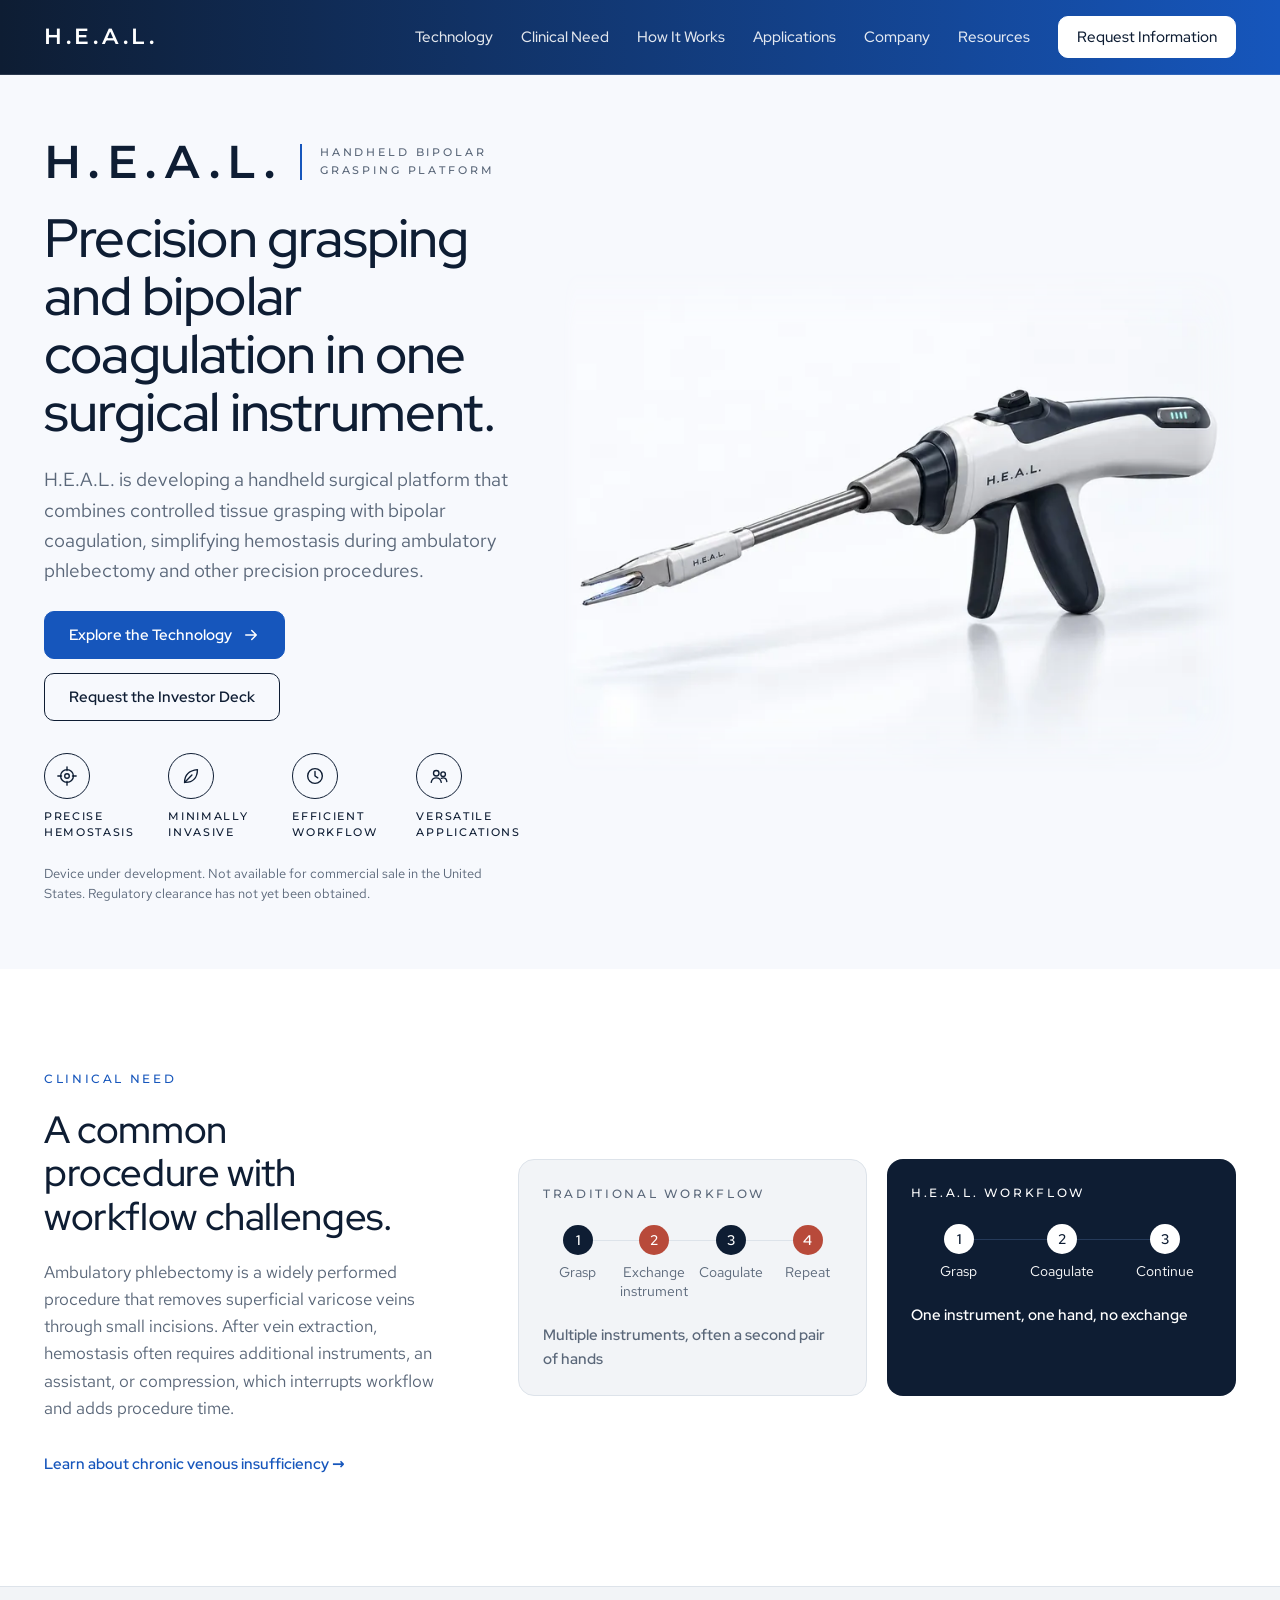
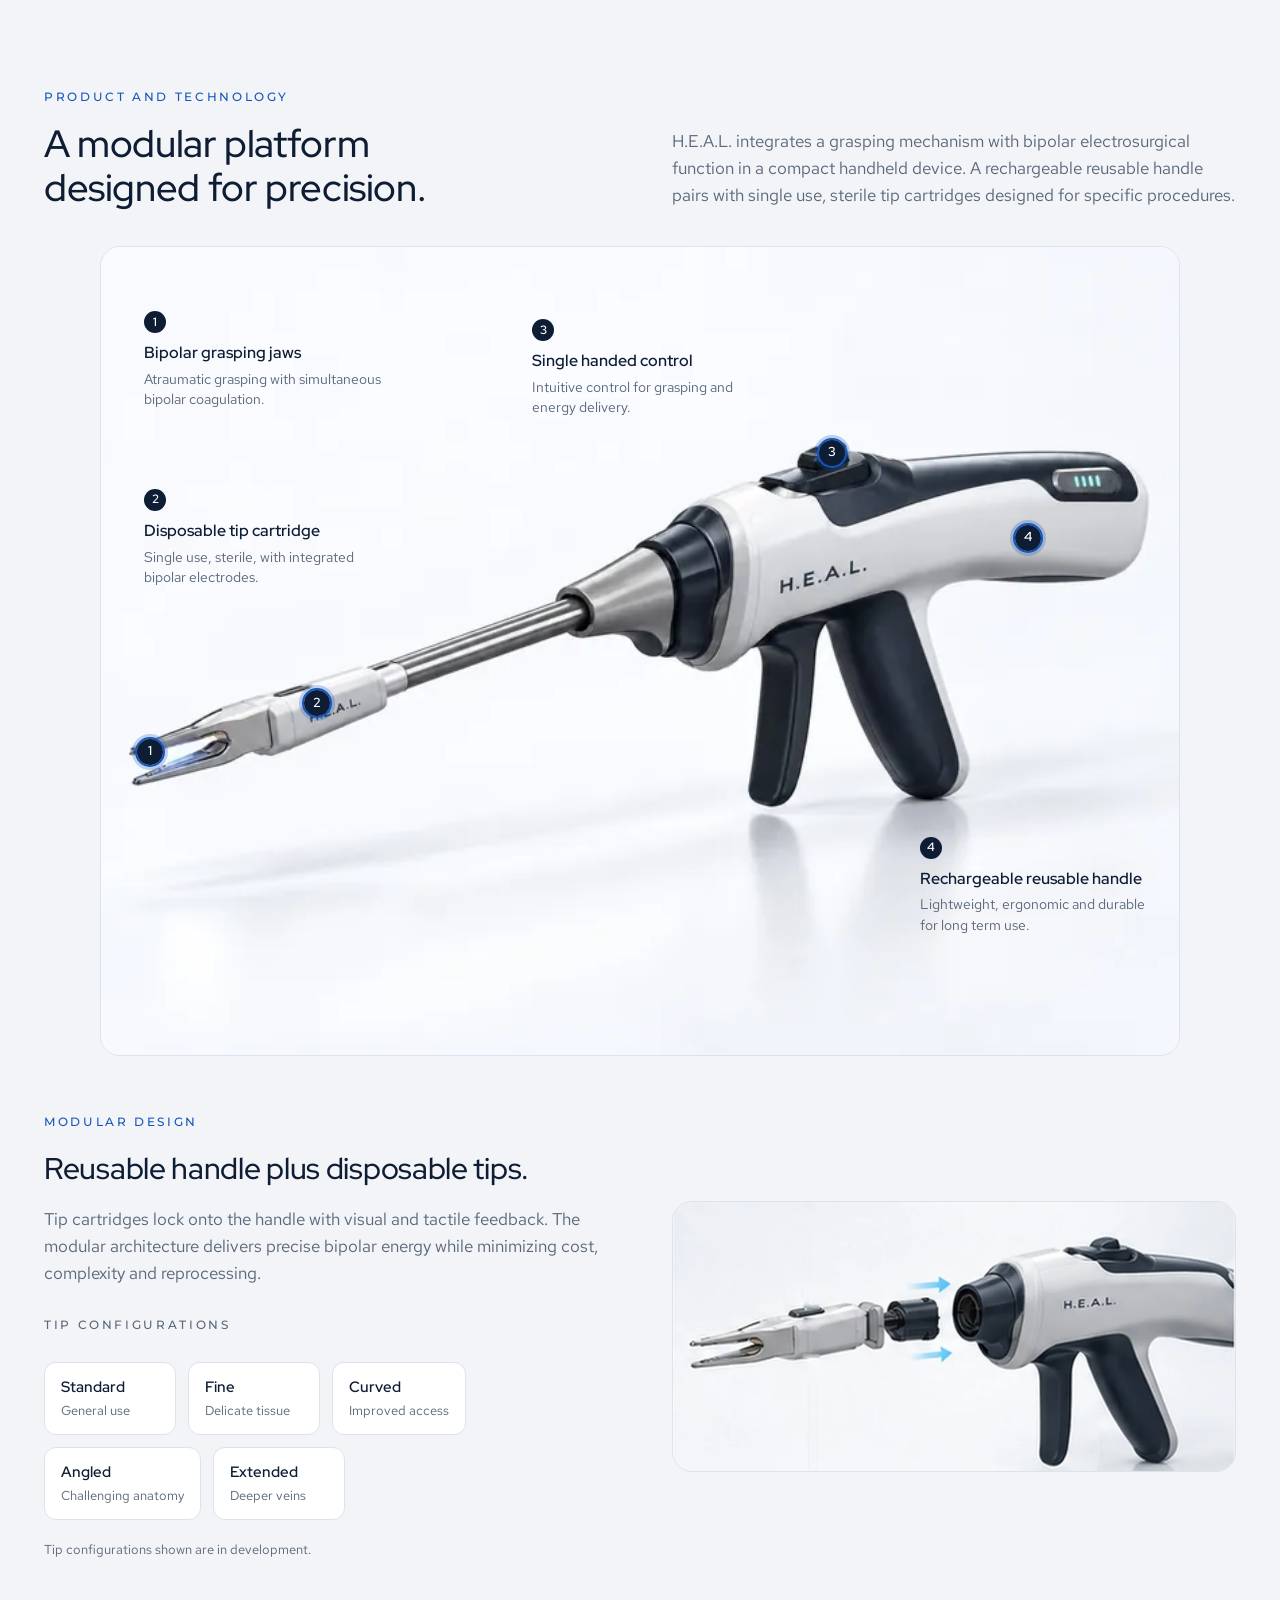
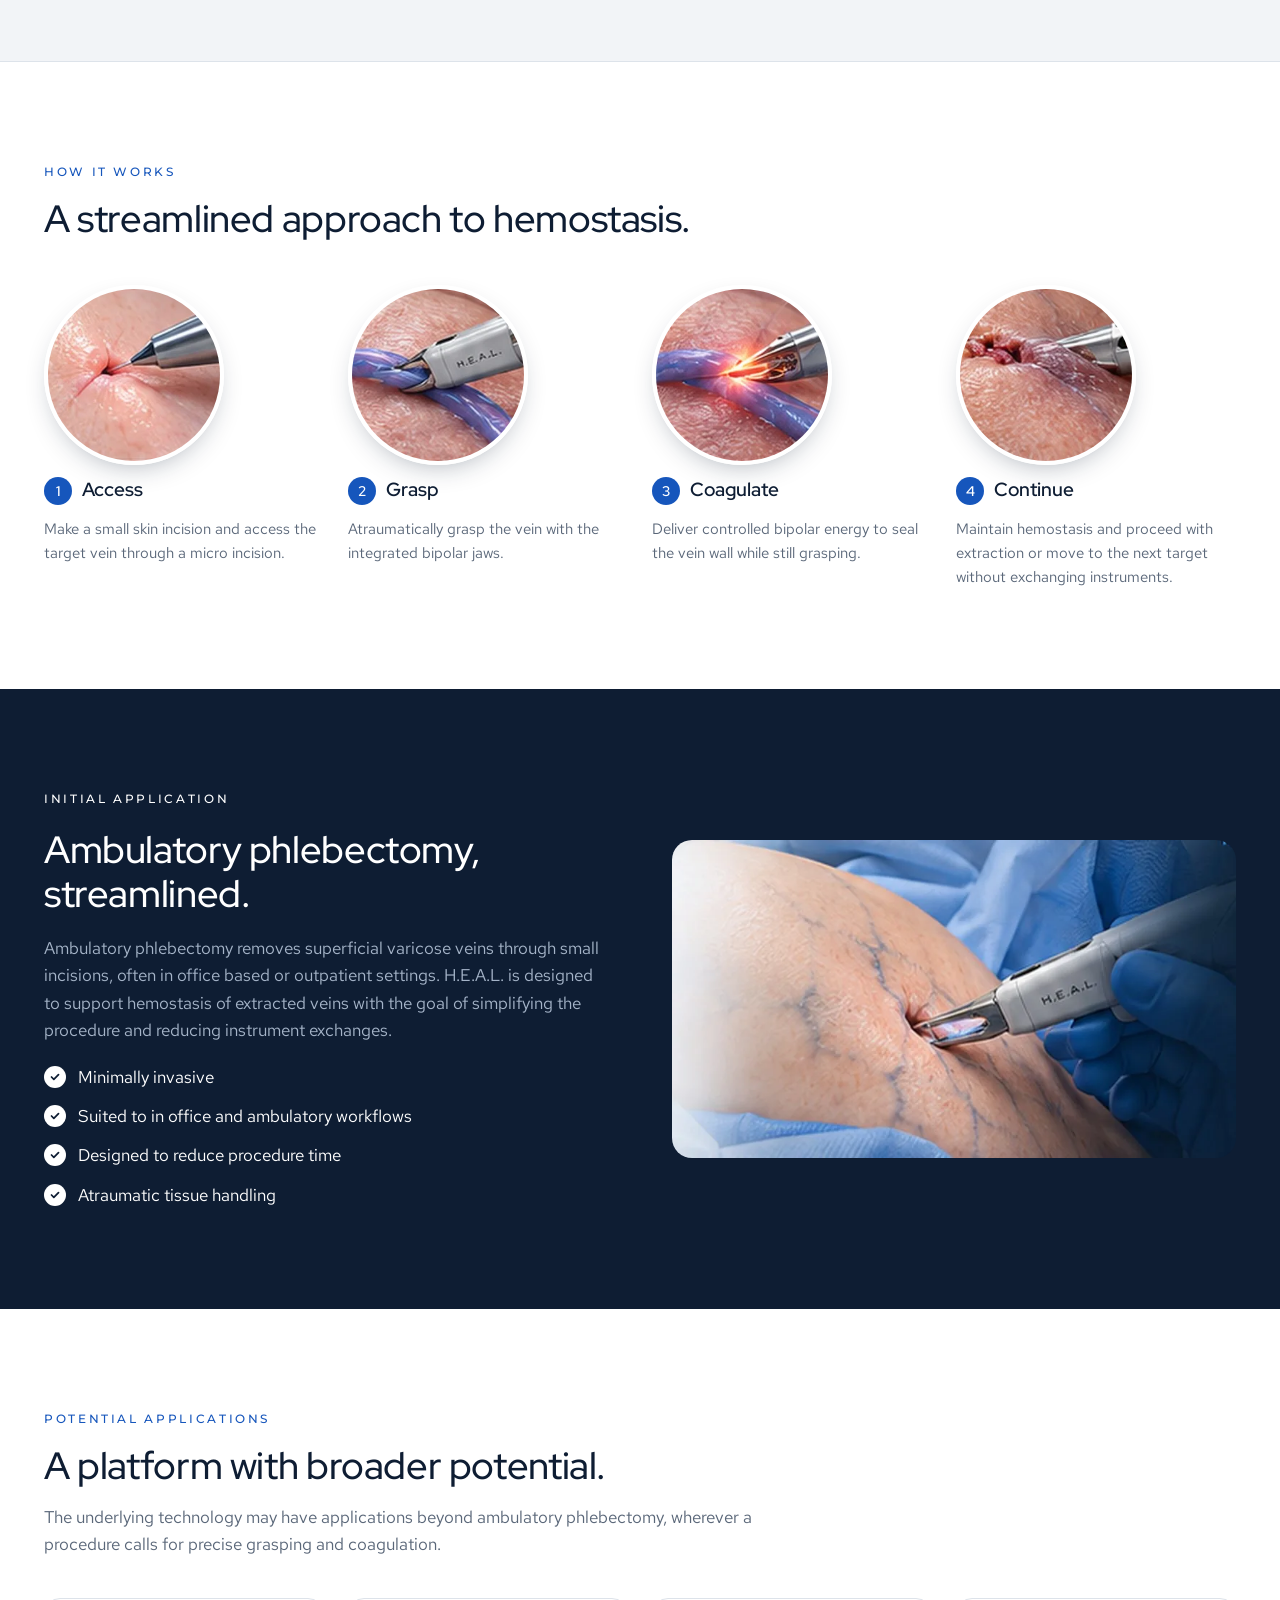
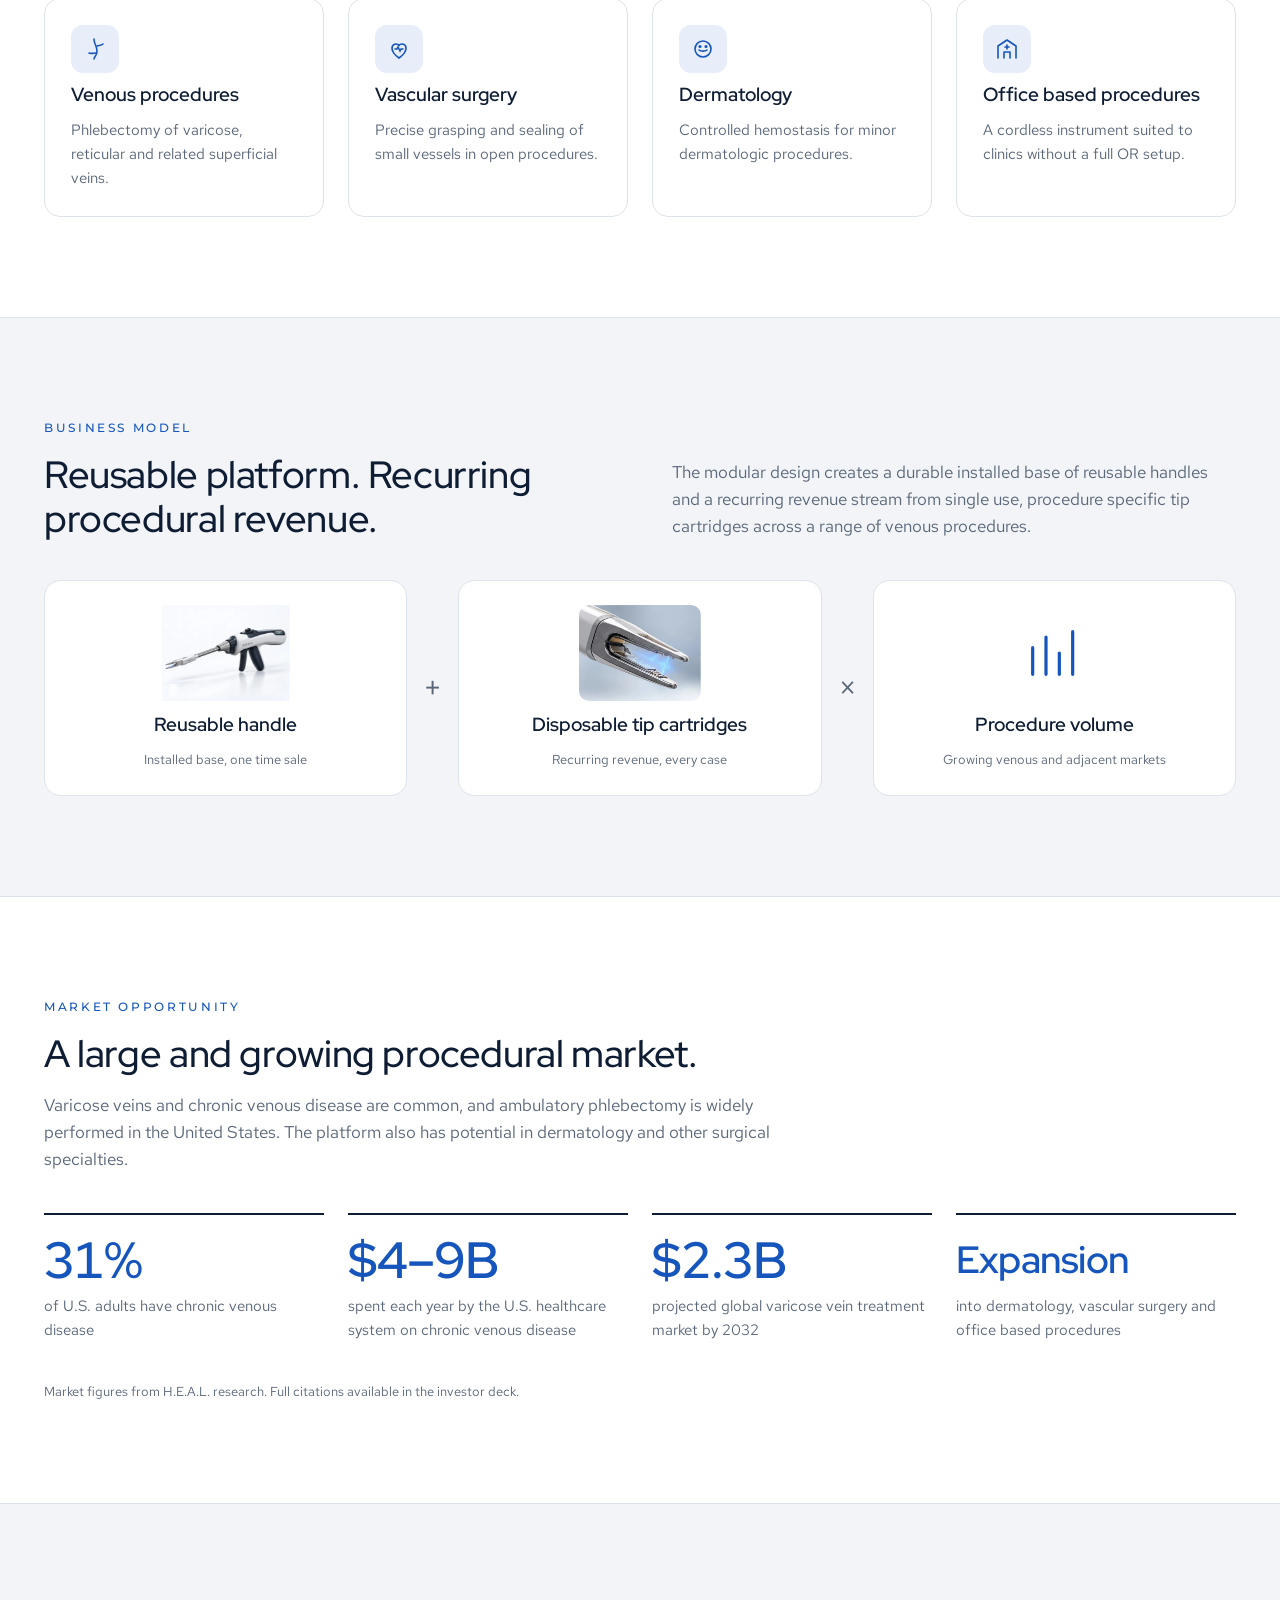
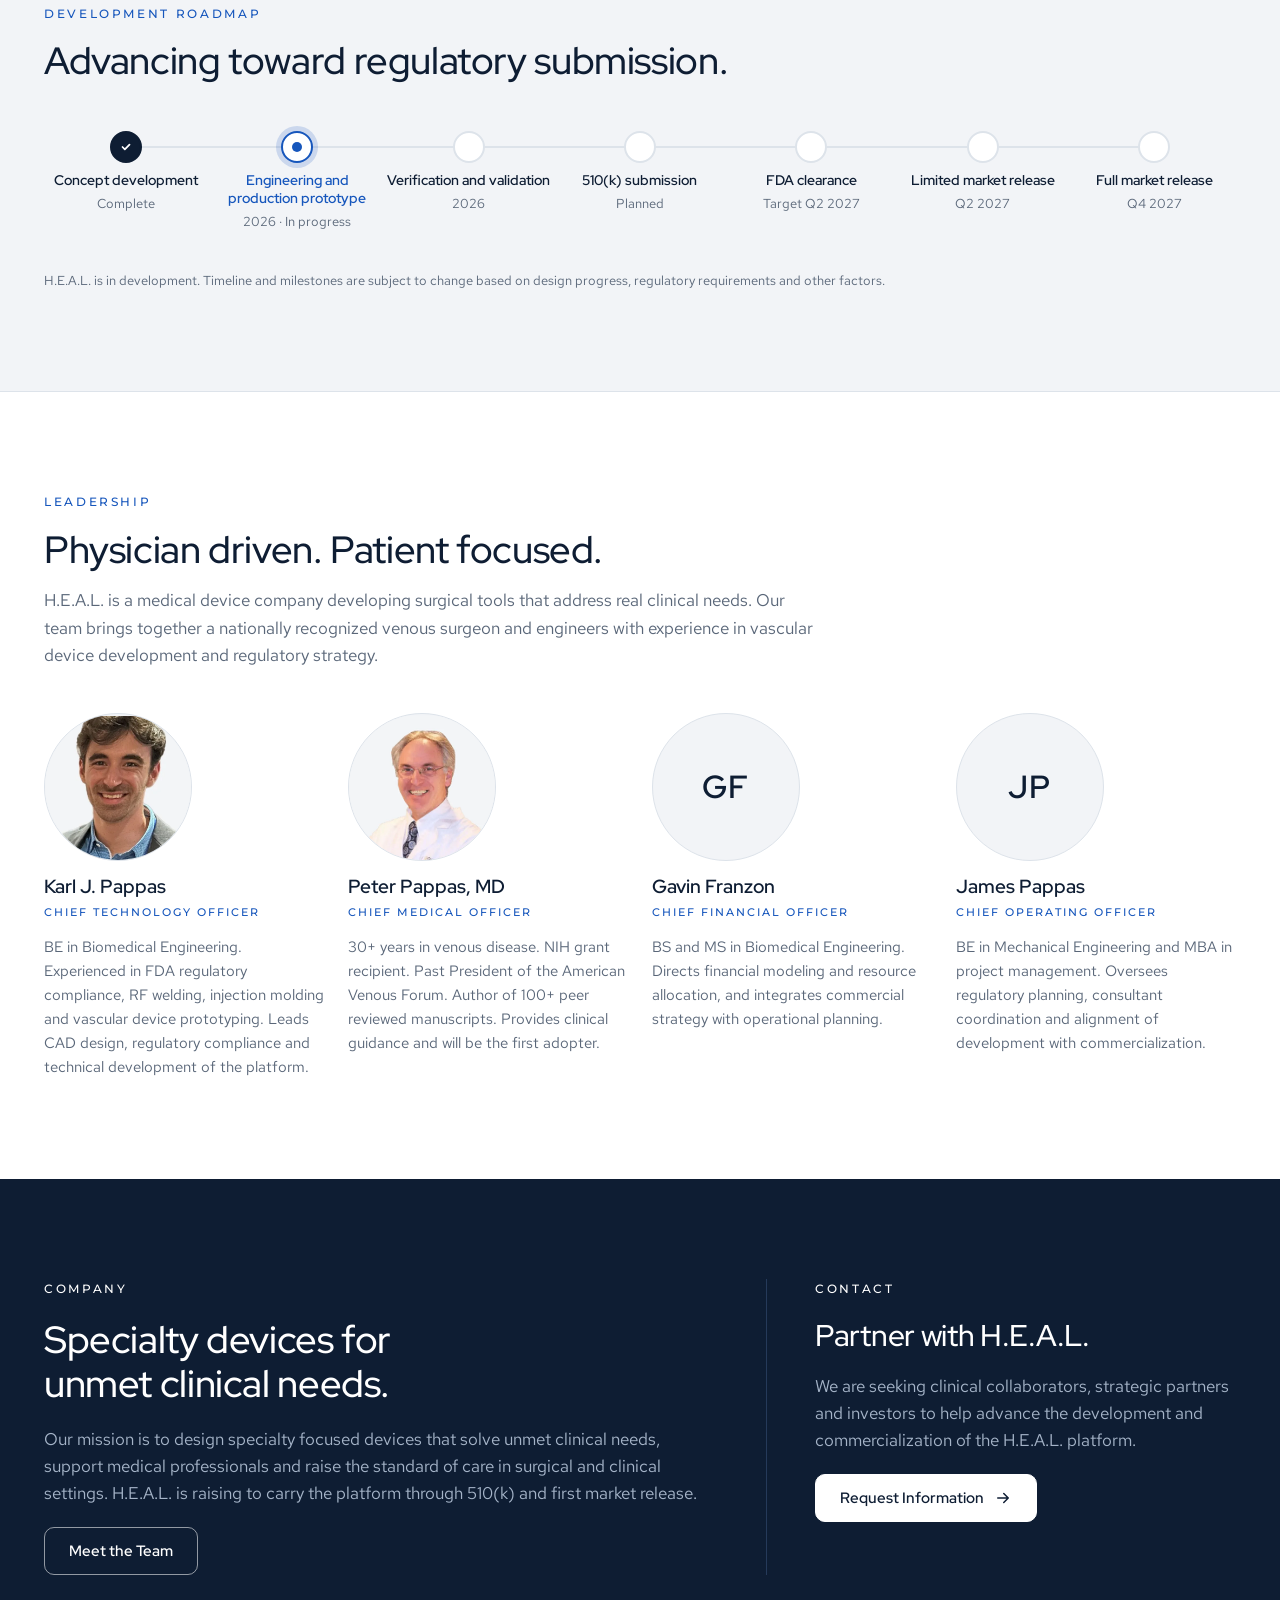
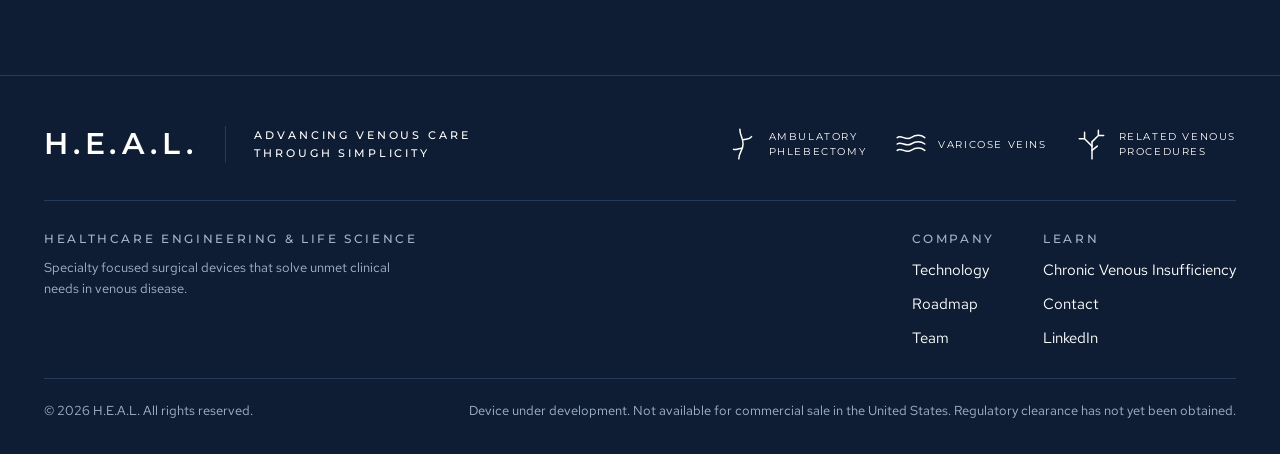
<file: index.html>
<!doctype html>
<html lang="en">
<head>
<meta charset="utf-8">
<script>document.documentElement.classList.add("js")</script>
<meta name="viewport" content="width=device-width, initial-scale=1">
<title>H.E.A.L. | Handheld Bipolar Grasping Platform</title>
<meta name="description" content="H.E.A.L. is building a cordless, single handed bipolar grasping platform for precision hemostasis in phlebectomy. Investor and clinical partner information.">
<meta property="og:title" content="H.E.A.L. | Handheld Bipolar Grasping Platform">
<meta property="og:description" content="H.E.A.L. is building a cordless, single handed bipolar grasping platform for precision hemostasis in phlebectomy. Investor and clinical partner information.">
<link rel="canonical" href="https://sergiuscommodus.github.io/heal-site/">
<meta property="og:type" content="website">
<meta property="og:site_name" content="H.E.A.L.">
<meta property="og:url" content="https://sergiuscommodus.github.io/heal-site/">
<meta property="og:image" content="https://sergiuscommodus.github.io/heal-site/assets/device-render.jpg">
<meta property="og:image:width" content="1448">
<meta property="og:image:height" content="1086">
<meta property="og:image:alt" content="The H.E.A.L. handheld bipolar grasping device">
<meta name="twitter:card" content="summary_large_image">
<meta name="twitter:title" content="H.E.A.L. | Handheld Bipolar Grasping Platform">
<meta name="twitter:description" content="H.E.A.L. is building a cordless, single handed bipolar grasping platform for precision hemostasis in phlebectomy. Investor and clinical partner information.">
<meta name="twitter:image" content="https://sergiuscommodus.github.io/heal-site/assets/device-render.jpg">
<meta name="theme-color" content="#0E1D33">
<link rel="icon" href="favicon.svg" type="image/svg+xml">
<link rel="apple-touch-icon" href="apple-touch-icon.png">
<link rel="preconnect" href="https://fonts.googleapis.com">
<link rel="preconnect" href="https://fonts.gstatic.com" crossorigin>
<link rel="stylesheet" href="https://fonts.googleapis.com/css2?family=Montserrat:wght@500;600&amp;family=Red+Hat+Display:wght@500;600&amp;family=Red+Hat+Text:wght@400;500&amp;display=swap">
<link rel="preload" as="image" type="image/webp" href="assets/device-render-800.webp" imagesrcset="assets/device-render-480.webp 480w, assets/device-render-800.webp 800w, assets/device-render.webp 1448w" imagesizes="(max-width: 980px) 100vw, 58vw">
<link rel="stylesheet" href="assets/heal-v6.min.css">
<script type="application/ld+json">{"@context": "https://schema.org", "@type": "Organization", "name": "H.E.A.L.", "legalName": "Healthcare Engineering and Life Science", "url": "https://sergiuscommodus.github.io/heal-site/", "logo": "https://sergiuscommodus.github.io/heal-site/apple-touch-icon.png", "description": "Medical device company developing a handheld bipolar grasping platform for precision hemostasis in ambulatory phlebectomy.", "sameAs": ["https://www.linkedin.com/company/healthcare-engineering-and-life-science/"], "employee": [{"@type": "Person", "name": "Karl J. Pappas", "jobTitle": "Chief Technology Officer"}, {"@type": "Person", "name": "Peter Pappas, MD", "jobTitle": "Chief Medical Officer"}, {"@type": "Person", "name": "Gavin Franzon", "jobTitle": "Chief Financial Officer"}, {"@type": "Person", "name": "James Pappas", "jobTitle": "Chief Operating Officer"}]}</script>
</head>
<body>
<header class="site-header">
  <div class="wrap">
    <a class="brand" href="index.html" aria-label="H.E.A.L. home">
      <span class="wordmark">H.E.A.L.</span>
      <span class="sub">Handheld Bipolar Grasping Platform</span>
    </a>
    <button id="menu-btn" class="menu-btn" aria-label="Open menu" aria-expanded="false" aria-controls="nav-links"><svg width="22" height="22" viewBox="0 0 24 24" fill="none" stroke="currentColor" stroke-width="2" stroke-linecap="round" aria-hidden="true"><path d="M4 7h16M4 12h16M4 17h16"/></svg></button>
    <nav id="nav-links" class="nav-links" aria-label="Main">
      <a href="#technology">Technology</a>
      <a href="#clinical-need">Clinical Need</a>
      <a href="#how-it-works">How It Works</a>
      <a href="#applications">Applications</a>
      <a href="#company">Company</a>
      <a href="resources.html">Resources</a>
      <a href="contact.html" class="btn btn-blue">Request Information</a>
    </nav>
  </div>
</header>
<main>

<!-- INTRO -->
<div class="intro" id="intro" aria-hidden="true">
  <div class="intro-rings"><i></i><i></i><i></i></div>
  <div class="intro-mark">
    <div class="intro-letters"><span>H.</span><span>E.</span><span>A.</span><span>L.</span></div>
    <div class="intro-rule"></div>
    <div class="intro-slogan"><span>Handheld Bipolar Grasping Platform</span></div>
    <p class="intro-tag">Advancing venous care through simplicity</p>
  </div>
  <p class="intro-skip">Click to skip</p>
</div>
<script>(function(){var i=document.getElementById('intro');if(i)i.addEventListener('click',function(){i.style.display='none';document.documentElement.classList.add('no-intro');});})();</script>

<!-- HERO -->
<section class="hero-dark">
  <div class="wrap hero-dark-grid">
    <div class="stack min0 hero-copy" style="gap:24px">
      <div class="hero-lockup rise"><span class="wordmark">H.E.A.L.</span><span class="sl">Handheld bipolar<br>grasping platform</span></div>
      <h1 class="rise d1">Precision grasping and bipolar coagulation in one surgical instrument.</h1>
      <p class="lede rise d2">H.E.A.L. is developing a handheld surgical platform that combines controlled tissue grasping with bipolar coagulation, simplifying hemostasis during ambulatory phlebectomy and other precision procedures.</p>
      <div class="hero-cta rise d3">
        <a href="#technology" class="btn btn-solid">Explore the Technology <svg width="18" height="18" viewBox="0 0 24 24" fill="none" stroke="currentColor" stroke-width="2" stroke-linecap="round" stroke-linejoin="round" aria-hidden="true"><path d="M5 12h14M13 6l6 6-6 6"/></svg></a>
        <a href="contact.html" class="btn">Request the Investor Deck</a>
      </div>
      <div class="hero-icons rise d4">
        <div class="hero-icon"><span class="ico"><svg width="22" height="22" viewBox="0 0 24 24" fill="none" stroke="currentColor" stroke-width="1.5" stroke-linecap="round" aria-hidden="true"><circle cx="12" cy="12" r="7"/><circle cx="12" cy="12" r="2.5"/><path d="M12 2v4M12 18v4M2 12h4M18 12h4"/></svg></span><p>Precise<br>hemostasis</p></div>
        <div class="hero-icon"><span class="ico"><svg width="22" height="22" viewBox="0 0 24 24" fill="none" stroke="currentColor" stroke-width="1.5" stroke-linecap="round" stroke-linejoin="round" aria-hidden="true"><path d="M5 19c0-8 5-13 14-14 0 9-5 14-13 14"/><path d="M5 19l8-8"/></svg></span><p>Minimally<br>invasive</p></div>
        <div class="hero-icon"><span class="ico"><svg width="22" height="22" viewBox="0 0 24 24" fill="none" stroke="currentColor" stroke-width="1.5" stroke-linecap="round" aria-hidden="true"><circle cx="12" cy="12" r="8"/><path d="M12 7v5l3 2"/></svg></span><p>Efficient<br>workflow</p></div>
        <div class="hero-icon"><span class="ico"><svg width="22" height="22" viewBox="0 0 24 24" fill="none" stroke="currentColor" stroke-width="1.5" stroke-linecap="round" aria-hidden="true"><circle cx="9" cy="9" r="3"/><circle cx="16.5" cy="10" r="2.5"/><path d="M3.5 19c.5-3.2 2.8-5 5.5-5s5 1.8 5.5 5"/><path d="M14.5 14.6c.6-.4 1.3-.6 2-.6 2.3 0 3.8 1.6 4 4"/></svg></span><p>Versatile<br>applications</p></div>
      </div>
      <p class="reg-note rise d5">Device under development. Not available for commercial sale in the United States. Regulatory clearance has not yet been obtained.</p>
    </div>
    <div class="stage min0 rise d2">
      <picture><source type="image/webp" srcset="assets/device-render-480.webp 480w, assets/device-render-800.webp 800w, assets/device-render.webp 1448w" sizes="(max-width: 980px) 100vw, 58vw"><img src="assets/device-render.jpg" width="1448" height="1086" fetchpriority="high" decoding="async" alt="The complete H.E.A.L. device: bipolar grasping jaws on a disposable tip cartridge, a slim shaft, and a white and graphite reusable pistol grip handle with an energy button and battery indicator."></picture>
    </div>
  </div>
</section>

<!-- CLINICAL NEED -->
<section id="clinical-need">
  <div class="wrap grid-2 need-grid">
    <div class="stack min0">
      <p class="eyebrow accent">Clinical need</p>
      <h2 class="h-section">A common procedure with workflow challenges.</h2>
      <p class="body">Ambulatory phlebectomy is a widely performed procedure that removes superficial varicose veins through small incisions. After vein extraction, hemostasis often requires additional instruments, an assistant, or compression, which interrupts workflow and adds procedure time.</p>
      <a href="resources.html" class="link-arrow">Learn about chronic venous insufficiency →</a>
    </div>
    <div class="grid-2 min0" style="gap:20px;align-items:stretch">
      <div class="flow flow-old">
        <p class="eyebrow">Traditional workflow</p>
        <div class="steps-line" style="grid-template-columns:repeat(4,minmax(0,1fr))">
          <div class="st"><span class="n">1</span><p>Grasp</p></div>
          <div class="st extra"><span class="n">2</span><p>Exchange instrument</p></div>
          <div class="st"><span class="n">3</span><p>Coagulate</p></div>
          <div class="st extra"><span class="n">4</span><p>Repeat</p></div>
        </div>
        <p class="flow-tally">Multiple instruments, often a second pair of hands</p>
      </div>
      <div class="flow flow-new">
        <p class="eyebrow">H.E.A.L. workflow</p>
        <div class="steps-line" style="grid-template-columns:repeat(3,minmax(0,1fr))">
          <div class="st"><span class="n">1</span><p>Grasp</p></div>
          <div class="st"><span class="n">2</span><p>Coagulate</p></div>
          <div class="st"><span class="n">3</span><p>Continue</p></div>
        </div>
        <p class="flow-tally">One instrument, one hand, no exchange</p>
      </div>
    </div>
  </div>
</section>

<!-- TECHNOLOGY -->
<section id="technology" class="bg-ground border-y">
  <div class="wrap">
    <div class="grid-2" style="align-items:end">
      <div class="head min0">
        <p class="eyebrow accent">Product and technology</p>
        <h2 class="h-section">A modular platform designed for precision.</h2>
      </div>
      <p class="body min0">H.E.A.L. integrates a grasping mechanism with bipolar electrosurgical function in a compact handheld device. A rechargeable reusable handle pairs with single use, sterile tip cartridges designed for specific procedures.</p>
    </div>
    <div class="anatomy">
      <picture><source type="image/webp" srcset="assets/device-render-480.webp 480w, assets/device-render-800.webp 800w, assets/device-render.webp 1448w" sizes="(max-width: 980px) 100vw, 58vw"><img src="assets/device-render.jpg" width="1448" height="1086" alt="H.E.A.L. device with its four main components marked." loading="lazy"></picture>
      <span class="dot" style="left:4.5%;top:62.5%">1</span>
      <span class="dot" style="left:20%;top:56.5%">2</span>
      <span class="dot" style="left:67.8%;top:25.5%">3</span>
      <span class="dot" style="left:86%;top:36%">4</span>
      <div class="callout" style="left:4%;top:8%"><span class="k">1</span><strong>Bipolar grasping jaws</strong><span>Atraumatic grasping with simultaneous bipolar coagulation.</span></div>
      <div class="callout" style="left:4%;top:30%"><span class="k">2</span><strong>Disposable tip cartridge</strong><span>Single use, sterile, with integrated bipolar electrodes.</span></div>
      <div class="callout" style="left:40%;top:9%"><span class="k">3</span><strong>Single handed control</strong><span>Intuitive control for grasping and energy delivery.</span></div>
      <div class="callout" style="left:76%;top:73%"><span class="k">4</span><strong>Rechargeable reusable handle</strong><span>Lightweight, ergonomic and durable for long term use.</span></div>
    </div>
    <div class="anatomy-list grid-2" style="margin-top:24px;gap:20px">
      <div class="stack-sm"><p class="h-card">1 · Bipolar grasping jaws</p><p class="body small">Atraumatic grasping with simultaneous bipolar coagulation.</p></div>
      <div class="stack-sm"><p class="h-card">2 · Disposable tip cartridge</p><p class="body small">Single use, sterile, with integrated bipolar electrodes.</p></div>
      <div class="stack-sm"><p class="h-card">3 · Single handed control</p><p class="body small">Intuitive control for grasping and energy delivery.</p></div>
      <div class="stack-sm"><p class="h-card">4 · Rechargeable reusable handle</p><p class="body small">Lightweight, ergonomic and durable for long term use.</p></div>
    </div>

    <div class="grid-2" style="margin-top:56px;align-items:center">
      <div class="stack min0">
        <p class="eyebrow accent">Modular design</p>
        <h3 class="h-section" style="font-size:clamp(24px,2.6vw,30px)">Reusable handle plus disposable tips.</h3>
        <p class="body">Tip cartridges lock onto the handle with visual and tactile feedback. The modular architecture delivers precise bipolar energy while minimizing cost, complexity and reprocessing.</p>
        <p class="eyebrow" style="margin-top:8px">Tip configurations</p>
        <div class="tips">
          <div class="tip"><b>Standard</b><span>General use</span></div>
          <div class="tip"><b>Fine</b><span>Delicate tissue</span></div>
          <div class="tip"><b>Curved</b><span>Improved access</span></div>
          <div class="tip"><b>Angled</b><span>Challenging anatomy</span></div>
          <div class="tip"><b>Extended</b><span>Deeper veins</span></div>
        </div>
        <p class="footnote">Tip configurations shown are in development.</p>
      </div>
      <div class="min0" style="border-radius:20px;overflow:hidden;background:var(--render);border:1px solid var(--line)">
        <picture><source type="image/webp" srcset="assets/modular-480.webp 480w, assets/modular.webp 834w" sizes="(max-width: 980px) 100vw, 50vw"><img src="assets/modular.jpg" width="834" height="400" alt="A disposable tip cartridge detaching from the reusable handle." loading="lazy" style="width:100%;height:auto"></picture>
      </div>
    </div>
  </div>
</section>

<!-- HOW IT WORKS -->
<section id="how-it-works">
  <div class="wrap stack" style="gap:44px">
    <div class="head">
      <p class="eyebrow accent">How it works</p>
      <h2 class="h-section">A streamlined approach to hemostasis.</h2>
    </div>
    <div class="how">
      <div class="how-step"><div class="ph"><picture><source type="image/webp" srcset="assets/step-access.webp 386w" sizes="(max-width: 620px) 50vw, 25vw"><img src="assets/step-access.jpg" width="386" height="274" alt="The instrument entering a micro incision in the skin." loading="lazy"></picture></div><div class="t"><span class="n">1</span><p class="h-card">Access</p></div><p class="body small">Make a small skin incision and access the target vein through a micro incision.</p></div>
      <div class="how-step"><div class="ph"><picture><source type="image/webp" srcset="assets/step-grasp.webp 386w" sizes="(max-width: 620px) 50vw, 25vw"><img src="assets/step-grasp.jpg" width="386" height="274" alt="The jaws grasping a vein." loading="lazy"></picture></div><div class="t"><span class="n">2</span><p class="h-card">Grasp</p></div><p class="body small">Atraumatically grasp the vein with the integrated bipolar jaws.</p></div>
      <div class="how-step"><div class="ph"><picture><source type="image/webp" srcset="assets/step-coagulate.webp 388w" sizes="(max-width: 620px) 50vw, 25vw"><img src="assets/step-coagulate.jpg" width="388" height="274" alt="Bipolar energy sealing the vein." loading="lazy"></picture></div><div class="t"><span class="n">3</span><p class="h-card">Coagulate</p></div><p class="body small">Deliver controlled bipolar energy to seal the vein wall while still grasping.</p></div>
      <div class="how-step"><div class="ph"><picture><source type="image/webp" srcset="assets/step-continue.webp 386w" sizes="(max-width: 620px) 50vw, 25vw"><img src="assets/step-continue.jpg" width="386" height="274" alt="Sealed incision after extraction." loading="lazy"></picture></div><div class="t"><span class="n">4</span><p class="h-card">Continue</p></div><p class="body small">Maintain hemostasis and proceed with extraction or move to the next target without exchanging instruments.</p></div>
    </div>
  </div>
</section>

<!-- CLINICAL APPLICATION -->
<section class="bg-navy" id="applications">
  <div class="wrap grid-2" style="align-items:center">
    <div class="stack min0">
      <p class="eyebrow accent">Initial application</p>
      <h2 class="h-section">Ambulatory phlebectomy, streamlined.</h2>
      <p class="body">Ambulatory phlebectomy removes superficial varicose veins through small incisions, often in office based or outpatient settings. H.E.A.L. is designed to support hemostasis of extracted veins with the goal of simplifying the procedure and reducing instrument exchanges.</p>
      <ul class="checks" style="color:#fff">
        <li style="color:#fff">Minimally invasive</li>
        <li style="color:#fff">Suited to in office and ambulatory workflows</li>
        <li style="color:#fff">Designed to reduce procedure time</li>
        <li style="color:#fff">Atraumatic tissue handling</li>
      </ul>
    </div>
    <div class="min0" style="border-radius:20px;overflow:hidden">
      <picture><source type="image/webp" srcset="assets/clinical-leg-480.webp 480w, assets/clinical-leg.webp 780w" sizes="(max-width: 980px) 100vw, 50vw"><img src="assets/clinical-leg.jpg" width="780" height="440" alt="The device in use on a patient's leg during ambulatory phlebectomy." loading="lazy" style="width:100%;height:auto"></picture>
    </div>
  </div>
</section>

<!-- POTENTIAL APPLICATIONS -->
<section>
  <div class="wrap stack" style="gap:40px">
    <div class="head">
      <p class="eyebrow accent">Potential applications</p>
      <h2 class="h-section">A platform with broader potential.</h2>
      <p class="body">The underlying technology may have applications beyond ambulatory phlebectomy, wherever a procedure calls for precise grasping and coagulation.</p>
    </div>
    <div class="grid-4">
      <div class="card stack-sm" style="padding:26px"><span class="app-ico"><svg width="24" height="24" viewBox="0 0 24 24" fill="none" stroke="currentColor" stroke-width="1.6" stroke-linecap="round" aria-hidden="true"><path d="M11 2c0 5 3 7 3 12s-3 6-3 8"/><path d="M14 9c2-1 4 0 6-2"/><path d="M13 16c-2 0-5 1-7 0"/></svg></span><p class="h-card">Venous procedures</p><p class="body small">Phlebectomy of varicose, reticular and related superficial veins.</p></div>
      <div class="card stack-sm" style="padding:26px"><span class="app-ico"><svg width="24" height="24" viewBox="0 0 24 24" fill="none" stroke="currentColor" stroke-width="1.6" stroke-linecap="round" aria-hidden="true"><path d="M12 21s-7-4.5-7-10a4 4 0 0 1 7-2.6A4 4 0 0 1 19 11c0 5.5-7 10-7 10z"/><path d="M8 12h2l1-2 2 4 1-2h2"/></svg></span><p class="h-card">Vascular surgery</p><p class="body small">Precise grasping and sealing of small vessels in open procedures.</p></div>
      <div class="card stack-sm" style="padding:26px"><span class="app-ico"><svg width="24" height="24" viewBox="0 0 24 24" fill="none" stroke="currentColor" stroke-width="1.6" stroke-linecap="round" aria-hidden="true"><circle cx="12" cy="12" r="8"/><path d="M8 13c1.5 1.5 6.5 1.5 8 0"/><circle cx="9" cy="9.5" r=".8"/><circle cx="15" cy="9.5" r=".8"/></svg></span><p class="h-card">Dermatology</p><p class="body small">Controlled hemostasis for minor dermatologic procedures.</p></div>
      <div class="card stack-sm" style="padding:26px"><span class="app-ico"><svg width="24" height="24" viewBox="0 0 24 24" fill="none" stroke="currentColor" stroke-width="1.6" stroke-linecap="round" stroke-linejoin="round" aria-hidden="true"><path d="M3 21V9l9-6 9 6v12"/><path d="M9 21v-6h6v6"/><path d="M12 8v4M10 10h4"/></svg></span><p class="h-card">Office based procedures</p><p class="body small">A cordless instrument suited to clinics without a full OR setup.</p></div>
    </div>
  </div>
</section>

<!-- BUSINESS MODEL -->
<section class="bg-ground border-y">
  <div class="wrap stack" style="gap:40px">
    <div class="grid-2" style="align-items:end">
      <div class="head min0">
        <p class="eyebrow accent">Business model</p>
        <h2 class="h-section">Reusable platform. Recurring procedural revenue.</h2>
      </div>
      <p class="body min0">The modular design creates a durable installed base of reusable handles and a recurring revenue stream from single use, procedure specific tip cartridges across a range of venous procedures.</p>
    </div>
    <div class="equation">
      <div class="eq-item"><div class="ic"><picture><source type="image/webp" srcset="assets/device-render-480.webp 480w, assets/device-render-800.webp 800w, assets/device-render.webp 1448w" sizes="(max-width: 980px) 100vw, 58vw"><img src="assets/device-render.jpg" width="1448" height="1086" alt="" loading="lazy" style="max-height:96px;width:auto;object-fit:contain"></picture></div><p class="h-card">Reusable handle</p><p class="tag-line">Installed base, one time sale</p></div>
      <p class="eq-op" aria-hidden="true">+</p>
      <div class="eq-item"><div class="ic"><picture><source type="image/webp" srcset="assets/tip-bipolar-480.webp 480w, assets/tip-bipolar.webp 690w" sizes="200px"><img src="assets/tip-bipolar.jpg" width="690" height="546" alt="" loading="lazy" style="max-height:96px;width:auto;border-radius:10px"></picture></div><p class="h-card">Disposable tip cartridges</p><p class="tag-line">Recurring revenue, every case</p></div>
      <p class="eq-op" aria-hidden="true">×</p>
      <div class="eq-item"><div class="ic"><svg width="64" height="64" viewBox="0 0 24 24" fill="none" stroke="currentColor" stroke-width="1.2" stroke-linecap="round" aria-hidden="true"><path d="M4 20V10M9 20V6M14 20v-8M19 20V4"/></svg></div><p class="h-card">Procedure volume</p><p class="tag-line">Growing venous and adjacent markets</p></div>
    </div>
  </div>
</section>

<!-- MARKET -->
<section>
  <div class="wrap stack" style="gap:40px">
    <div class="head">
      <p class="eyebrow accent">Market opportunity</p>
      <h2 class="h-section">A large and growing procedural market.</h2>
      <p class="body">Varicose veins and chronic venous disease are common, and ambulatory phlebectomy is widely performed in the United States. The platform also has potential in dermatology and other surgical specialties.</p>
    </div>
    <div class="grid-4">
      <div class="stat"><p class="num" data-to="35" data-suffix="%">35%</p><p class="body small">of U.S. adults have chronic venous disease</p></div>
      <div class="stat"><p class="num" data-to="10" data-prefix="$4–" data-suffix="B">$4–10B</p><p class="body small">spent each year by the U.S. healthcare system on chronic venous disease</p></div>
      <div class="stat"><p class="num" data-to="2.6" data-dec="1" data-prefix="$" data-suffix="B">$2.6B</p><p class="body small">projected global varicose vein treatment market by 2032</p></div>
      <div class="stat"><p class="num" style="font-size:clamp(28px,3vw,40px);padding-block:6px">Expansion</p><p class="body small">into dermatology, vascular surgery and office based procedures</p></div>
    </div>
    <p class="footnote">Market figures from H.E.A.L. research. Full citations available in the investor deck.</p>
  </div>
</section>

<!-- ROADMAP -->
<section class="bg-ground border-y" id="roadmap">
  <div class="wrap stack" style="gap:36px">
    <div class="head">
      <p class="eyebrow accent">Development roadmap</p>
      <h2 class="h-section">Advancing toward regulatory submission.</h2>
    </div>
    <div class="roadmap">
      <div class="rm done"><span class="mk"><svg width="14" height="14" viewBox="0 0 24 24" fill="none" stroke="currentColor" stroke-width="3" stroke-linecap="round" stroke-linejoin="round" aria-hidden="true"><path d="M6 12l4 4 8-8"/></svg></span><div><p>Concept development</p><span>Complete</span></div></div>
      <div class="rm now"><span class="mk"></span><div><p>Engineering and production prototype</p><span>2026 · In progress</span></div></div>
      <div class="rm"><span class="mk"></span><div><p>Verification and validation</p><span>2026</span></div></div>
      <div class="rm"><span class="mk"></span><div><p>510(k) submission</p><span>Planned</span></div></div>
      <div class="rm"><span class="mk"></span><div><p>FDA clearance</p><span>Target Q2 2027</span></div></div>
      <div class="rm"><span class="mk"></span><div><p>Limited market release</p><span>Q2 2027</span></div></div>
      <div class="rm"><span class="mk"></span><div><p>Full market release</p><span>Q4 2027</span></div></div>
    </div>
    <p class="footnote">H.E.A.L. is in development. Timeline and milestones are subject to change based on design progress, regulatory requirements and other factors.</p>
  </div>
</section>

<!-- TEAM -->
<section id="team">
  <div class="wrap stack" style="gap:44px">
    <div class="head">
      <p class="eyebrow accent">Leadership</p>
      <h2 class="h-section">Physician driven. Patient focused.</h2>
      <p class="body">H.E.A.L. is a medical device company developing surgical tools that address real clinical needs. Our team brings together a nationally recognized venous surgeon and engineers with experience in vascular device development and regulatory strategy.</p>
    </div>
    <div class="grid-4">
      <div class="member">
        <div class="photo"><picture><source type="image/webp" srcset="assets/team-karl.webp 540w" sizes="148px"><img src="assets/team-karl.jpg" width="540" height="540" alt="Karl J. Pappas" loading="lazy"></picture></div>
        <div class="stack-sm" style="gap:4px"><p class="h-card">Karl J. Pappas</p><p class="role">Chief Technology Officer</p></div>
        <p class="body small">BE in Biomedical Engineering. Experienced in FDA regulatory compliance, RF welding, injection molding and vascular device prototyping. Leads CAD design, regulatory compliance and technical development of the platform.</p>
      </div>
      <div class="member">
        <div class="photo"><picture><source type="image/webp" srcset="assets/team-peter.webp 540w" sizes="148px"><img src="assets/team-peter.jpg" width="540" height="540" alt="Dr. Peter Pappas" loading="lazy"></picture></div>
        <div class="stack-sm" style="gap:4px"><p class="h-card">Peter Pappas, MD</p><p class="role">Chief Medical Officer</p></div>
        <p class="body small">30+ years in venous disease. NIH grant recipient. Past President of the American Venous Forum. Author of 100+ peer reviewed manuscripts. Provides clinical guidance and will be the first adopter.</p>
      </div>
      <div class="member">
        <div class="photo"><b>GF</b></div>
        <div class="stack-sm" style="gap:4px"><p class="h-card">Gavin Franzon</p><p class="role">Chief Financial Officer</p></div>
        <p class="body small">BS and MS in Biomedical Engineering. Directs financial modeling and resource allocation, and integrates commercial strategy with operational planning.</p>
      </div>
      <div class="member">
        <div class="photo"><b>JP</b></div>
        <div class="stack-sm" style="gap:4px"><p class="h-card">James Pappas</p><p class="role">Chief Operating Officer</p></div>
        <p class="body small">BE in Mechanical Engineering and MBA in project management. Oversees regulatory planning, consultant coordination and alignment of development with commercialization.</p>
      </div>
    </div>
  </div>
</section>

<!-- COMPANY + CONTACT -->
<section class="bg-navy" id="company">
  <div class="wrap company-band">
    <div class="stack min0">
      <p class="eyebrow accent">Company</p>
      <h2 class="h-section">Specialty devices for unmet clinical needs.</h2>
      <p class="body">Our mission is to design specialty focused devices that solve unmet clinical needs, support medical professionals and raise the standard of care in surgical and clinical settings. H.E.A.L. is raising to carry the platform through 510(k) and first market release.</p>
      <div class="hero-cta"><a href="#team" class="btn btn-ghost-light">Meet the Team</a></div>
    </div>
    <div class="split stack min0">
      <p class="eyebrow accent">Contact</p>
      <h2 class="h-section" style="font-size:clamp(24px,2.6vw,30px)">Partner with H.E.A.L.</h2>
      <p class="body">We are seeking clinical collaborators, strategic partners and investors to help advance the development and commercialization of the H.E.A.L. platform.</p>
      <div class="hero-cta"><a href="contact.html" class="btn btn-blue">Request Information <svg width="18" height="18" viewBox="0 0 24 24" fill="none" stroke="currentColor" stroke-width="2" stroke-linecap="round" stroke-linejoin="round" aria-hidden="true"><path d="M5 12h14M13 6l6 6-6 6"/></svg></a></div>
    </div>
  </div>
</section>

</main>

<footer class="site-footer">
  <div class="wrap">
    <div class="footer-band">
      <span class="wordmark">H.E.A.L.</span>
      <p class="tagline">Advancing venous care<br>through simplicity</p>
      <div class="indications">
        <div class="indication"><svg width="34" height="34" viewBox="0 0 32 32" fill="none" stroke="currentColor" stroke-width="1.4" stroke-linecap="round" aria-hidden="true"><path d="M14 2c0 6 3 8 3 14s-4 8-4 14"/><path d="M17 12c3-1 6 0 8-3"/><path d="M16 20c-3 0-6 2-8 1"/></svg><span>Ambulatory<br>phlebectomy</span></div>
        <div class="indication"><svg width="34" height="34" viewBox="0 0 32 32" fill="none" stroke="currentColor" stroke-width="1.4" stroke-linecap="round" aria-hidden="true"><path d="M3 10c4-3 8 3 13 0s9-3 13 0"/><path d="M3 16c4-3 8 3 13 0s9-3 13 0"/><path d="M3 22c4-3 8 3 13 0s9-3 13 0"/></svg><span>Varicose veins</span></div>
        <div class="indication"><svg width="34" height="34" viewBox="0 0 32 32" fill="none" stroke="currentColor" stroke-width="1.4" stroke-linecap="round" aria-hidden="true"><path d="M16 30V14"/><path d="M16 18l-7-7M9 11V5M9 11H4"/><path d="M16 14l6-6M22 8V3M22 8h5"/><path d="M16 22l5-4"/></svg><span>Related venous<br>procedures</span></div>
      </div>
    </div>
    <div class="footer-cols">
      <div class="col" style="max-width:380px">
        <p class="eyebrow">Healthcare Engineering &amp; Life Science</p>
        <p class="footnote">Specialty focused surgical devices that solve unmet clinical needs in venous disease.</p>
      </div>
      <div style="display:flex;gap:48px;flex-wrap:wrap">
        <div class="col">
          <p class="eyebrow">Company</p>
          <a href="index.html#technology">Technology</a>
          <a href="index.html#roadmap">Roadmap</a>
          <a href="index.html#company">Team</a>
        </div>
        <div class="col">
          <p class="eyebrow">Learn</p>
          <a href="resources.html">Chronic Venous Insufficiency</a>
          <a href="contact.html">Contact</a>
          <a href="https://www.linkedin.com/company/healthcare-engineering-and-life-science/" rel="noopener" target="_blank">LinkedIn</a>
        </div>
      </div>
    </div>
    <div class="footer-legal">
      <p>© 2026 H.E.A.L. All rights reserved.</p>
      <p>Device under development. Not available for commercial sale in the United States. Regulatory clearance has not yet been obtained.</p>
    </div>
  </div>
</footer>
<script>
(function(){var b=document.getElementById('menu-btn'),n=document.getElementById('nav-links');if(!b||!n)return;b.addEventListener('click',function(){var o=n.classList.toggle('open');b.setAttribute('aria-expanded',o?'true':'false');});n.addEventListener('click',function(e){if(e.target.tagName==='A'){n.classList.remove('open');b.setAttribute('aria-expanded','false');}});})();
</script>
<script src="assets/heal-v5.min.js" defer></script>
</body>
</html>
</file>
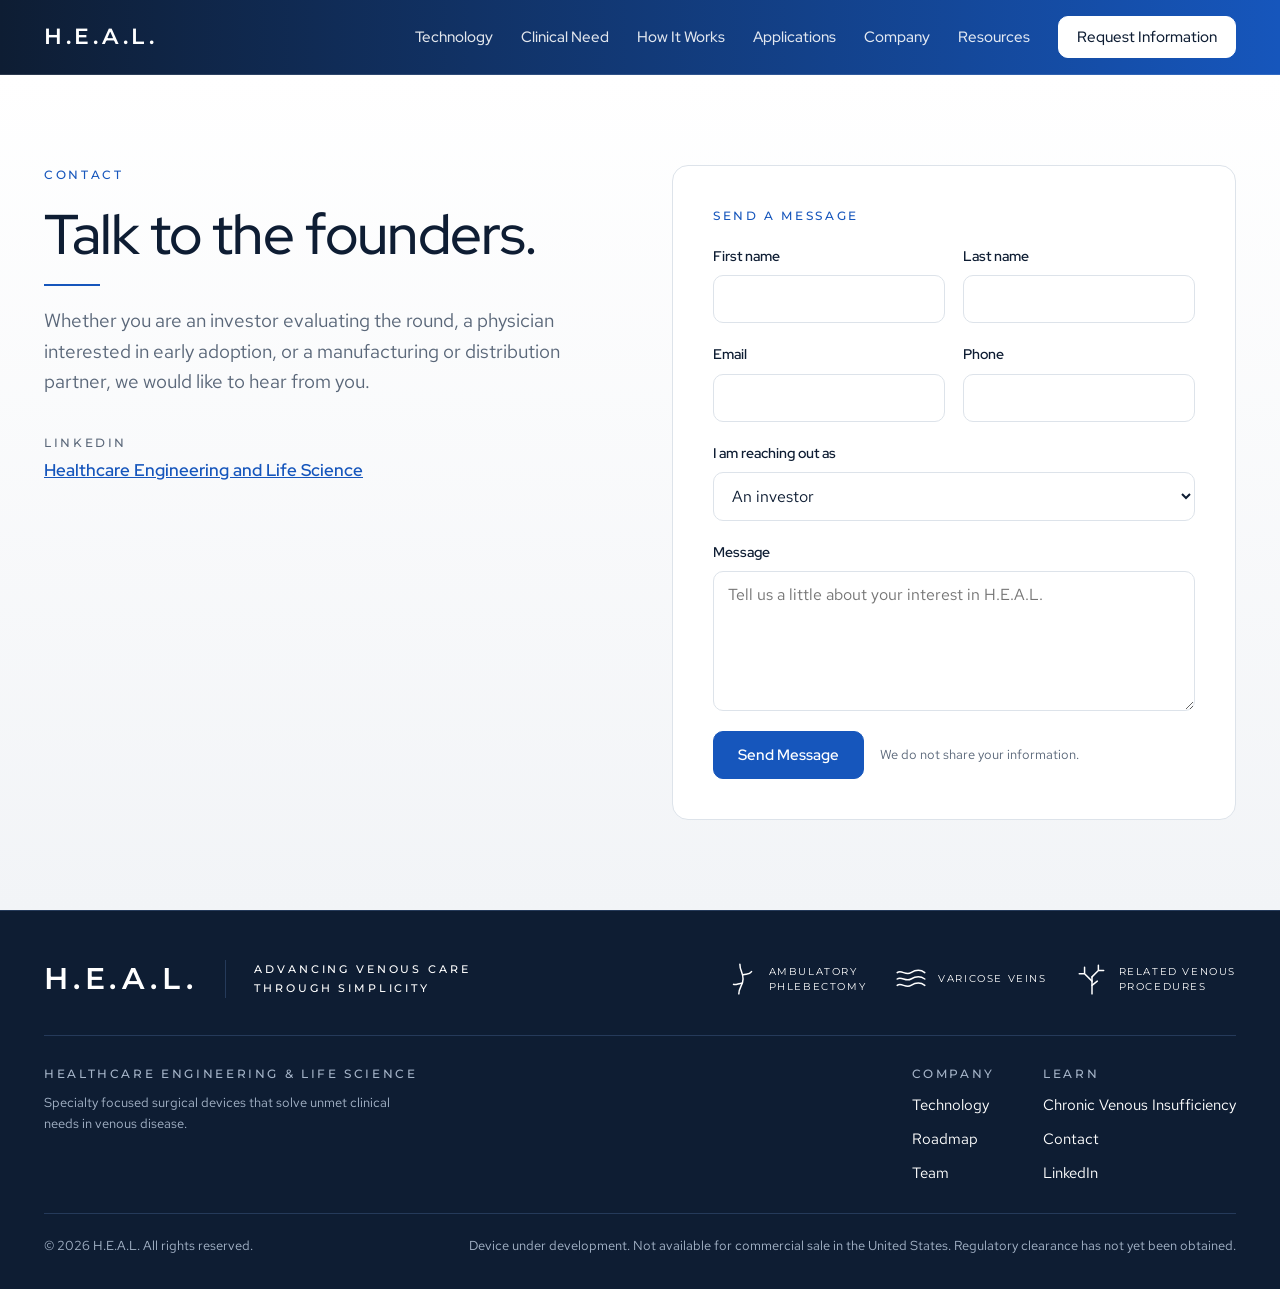
<file: contact.html>
<!doctype html>
<html lang="en">
<head>
<meta charset="utf-8">
<script>document.documentElement.classList.add("no-intro","js")</script>
<meta name="viewport" content="width=device-width, initial-scale=1">
<title>Contact | H.E.A.L.</title>
<meta name="description" content="Investor inquiries, clinical partnerships and general contact for H.E.A.L.">
<meta property="og:title" content="Contact | H.E.A.L.">
<meta property="og:description" content="Investor inquiries, clinical partnerships and general contact for H.E.A.L.">
<link rel="canonical" href="https://sergiuscommodus.github.io/heal-site/contact.html">
<meta property="og:type" content="website">
<meta property="og:site_name" content="H.E.A.L.">
<meta property="og:url" content="https://sergiuscommodus.github.io/heal-site/contact.html">
<meta property="og:image" content="https://sergiuscommodus.github.io/heal-site/assets/device-render.jpg">
<meta property="og:image:width" content="1448">
<meta property="og:image:height" content="1086">
<meta property="og:image:alt" content="The H.E.A.L. handheld bipolar grasping device">
<meta name="twitter:card" content="summary_large_image">
<meta name="twitter:title" content="Contact | H.E.A.L.">
<meta name="twitter:description" content="Investor inquiries, clinical partnerships and general contact for H.E.A.L.">
<meta name="twitter:image" content="https://sergiuscommodus.github.io/heal-site/assets/device-render.jpg">
<meta name="theme-color" content="#0E1D33">
<link rel="icon" href="favicon.svg" type="image/svg+xml">
<link rel="apple-touch-icon" href="apple-touch-icon.png">
<link rel="preconnect" href="https://fonts.googleapis.com">
<link rel="preconnect" href="https://fonts.gstatic.com" crossorigin>
<link rel="stylesheet" href="https://fonts.googleapis.com/css2?family=Montserrat:wght@500;600&amp;family=Red+Hat+Display:wght@500;600&amp;family=Red+Hat+Text:wght@400;500&amp;display=swap">
<link rel="stylesheet" href="assets/heal-v6.min.css">
</head>
<body>
<header class="site-header">
  <div class="wrap">
    <a class="brand" href="index.html" aria-label="H.E.A.L. home">
      <span class="wordmark">H.E.A.L.</span>
      <span class="sub">Handheld Bipolar Grasping Platform</span>
    </a>
    <button id="menu-btn" class="menu-btn" aria-label="Open menu" aria-expanded="false" aria-controls="nav-links"><svg width="22" height="22" viewBox="0 0 24 24" fill="none" stroke="currentColor" stroke-width="2" stroke-linecap="round" aria-hidden="true"><path d="M4 7h16M4 12h16M4 17h16"/></svg></button>
    <nav id="nav-links" class="nav-links" aria-label="Main">
      <a href="index.html#technology">Technology</a>
      <a href="index.html#clinical-need">Clinical Need</a>
      <a href="index.html#how-it-works">How It Works</a>
      <a href="index.html#applications">Applications</a>
      <a href="index.html#company">Company</a>
      <a href="resources.html">Resources</a>
      <a href="contact.html" class="btn btn-blue">Request Information</a>
    </nav>
  </div>
</header>
<main>

<section class="hero" style="padding-block:clamp(56px,7vw,96px)">
  <div class="wrap grid-2" style="align-items:start">
    <div class="stack min0">
      <p class="eyebrow accent">Contact</p>
      <h1 class="h-display" style="font-size:clamp(36px,5vw,56px)">Talk to the founders.</h1>
      <hr class="rule">
      <p class="lede">Whether you are an investor evaluating the round, a physician interested in early adoption, or a manufacturing or distribution partner, we would like to hear from you.</p>
      <div class="stack-sm" style="gap:0">
        <!-- Add when ready:
        <div class="contact-line"><p class="eyebrow">Investor relations</p><p class="v">investors@heal-veins.com</p></div>
        <div class="contact-line"><p class="eyebrow">Phone</p><p class="v">+1 (000) 000-0000</p></div>
        -->
        <div class="contact-line"><p class="eyebrow">LinkedIn</p><a href="https://www.linkedin.com/company/healthcare-engineering-and-life-science/" rel="noopener" target="_blank" style="font-family:var(--display);font-weight:600">Healthcare Engineering and Life Science</a></div>
      </div>
    </div>

    <div class="card min0" style="padding:clamp(24px,4vw,40px)">
      <div id="form-sent" hidden class="stack" style="min-height:320px;justify-content:center" role="status">
        <p class="eyebrow accent">Message sent</p>
        <p class="h-section" style="font-size:26px">Thank you. We will be in touch shortly.</p>
        <p class="body">Investor deck requests are typically answered within two business days.</p>
      </div>
      <div id="form-offline" hidden class="stack" style="min-height:320px;justify-content:center" role="status">
        <p class="eyebrow accent">Online form coming soon</p>
        <p class="h-section" style="font-size:26px">Please reach the team on LinkedIn for now.</p>
        <p class="body">Our inquiry form is still being connected, so your message was not sent. Message us on LinkedIn and a founder will reply directly.</p>
        <div class="hero-cta"><a class="btn btn-solid" href="https://www.linkedin.com/company/healthcare-engineering-and-life-science/" rel="noopener" target="_blank">Message us on LinkedIn</a></div>
      </div>
      <form id="contact-form" class="stack">
        <p class="eyebrow accent">Send a message</p>
        <div class="row-2">
          <div class="field"><label for="first">First name</label><input id="first" name="first" type="text" autocomplete="given-name" required></div>
          <div class="field"><label for="last">Last name</label><input id="last" name="last" type="text" autocomplete="family-name" required></div>
        </div>
        <div class="row-2">
          <div class="field"><label for="email">Email</label><input id="email" name="email" type="email" autocomplete="email" required></div>
          <div class="field"><label for="phone">Phone</label><input id="phone" name="phone" type="tel" autocomplete="tel"></div>
        </div>
        <div class="field">
          <label for="interest">I am reaching out as</label>
          <select id="interest" name="interest">
            <option>An investor</option>
            <option>A physician or clinical partner</option>
            <option>A manufacturing or distribution partner</option>
            <option>Press or other</option>
          </select>
        </div>
        <div class="field"><label for="message">Message</label><textarea id="message" name="message" placeholder="Tell us a little about your interest in H.E.A.L."></textarea></div>
        <div style="display:flex;align-items:center;gap:16px;flex-wrap:wrap">
          <button type="submit" class="btn btn-solid" id="send-btn">Send Message</button>
          <p class="footnote">We do not share your information.</p>
        </div>
        <p id="form-error" class="footnote" hidden role="alert" style="color:#B84A3A">Your message could not be sent. Check your connection and try again, or reach us on LinkedIn.</p>
      </form>
    </div>
  </div>
</section>

</main>
<script>
/* To turn the form on: create a free form at formspree.io (or similar), then paste its URL here. */
var HEAL_FORM_ENDPOINT = "";
(function(){
  var f=document.getElementById('contact-form'),ok=document.getElementById('form-sent'),off=document.getElementById('form-offline'),err=document.getElementById('form-error'),btn=document.getElementById('send-btn');
  if(!f)return;
  f.addEventListener('submit',function(e){
    e.preventDefault(); err.hidden=true;
    if(!HEAL_FORM_ENDPOINT){f.hidden=true;off.hidden=false;return;}
    btn.disabled=true;btn.textContent='Sending…';
    fetch(HEAL_FORM_ENDPOINT,{method:'POST',body:new FormData(f),headers:{'Accept':'application/json'}})
      .then(function(r){if(!r.ok)throw new Error(r.status);f.hidden=true;ok.hidden=false;})
      .catch(function(){err.hidden=false;btn.disabled=false;btn.textContent='Send Message';});
  });
})();
</script>

<footer class="site-footer">
  <div class="wrap">
    <div class="footer-band">
      <span class="wordmark">H.E.A.L.</span>
      <p class="tagline">Advancing venous care<br>through simplicity</p>
      <div class="indications">
        <div class="indication"><svg width="34" height="34" viewBox="0 0 32 32" fill="none" stroke="currentColor" stroke-width="1.4" stroke-linecap="round" aria-hidden="true"><path d="M14 2c0 6 3 8 3 14s-4 8-4 14"/><path d="M17 12c3-1 6 0 8-3"/><path d="M16 20c-3 0-6 2-8 1"/></svg><span>Ambulatory<br>phlebectomy</span></div>
        <div class="indication"><svg width="34" height="34" viewBox="0 0 32 32" fill="none" stroke="currentColor" stroke-width="1.4" stroke-linecap="round" aria-hidden="true"><path d="M3 10c4-3 8 3 13 0s9-3 13 0"/><path d="M3 16c4-3 8 3 13 0s9-3 13 0"/><path d="M3 22c4-3 8 3 13 0s9-3 13 0"/></svg><span>Varicose veins</span></div>
        <div class="indication"><svg width="34" height="34" viewBox="0 0 32 32" fill="none" stroke="currentColor" stroke-width="1.4" stroke-linecap="round" aria-hidden="true"><path d="M16 30V14"/><path d="M16 18l-7-7M9 11V5M9 11H4"/><path d="M16 14l6-6M22 8V3M22 8h5"/><path d="M16 22l5-4"/></svg><span>Related venous<br>procedures</span></div>
      </div>
    </div>
    <div class="footer-cols">
      <div class="col" style="max-width:380px">
        <p class="eyebrow">Healthcare Engineering &amp; Life Science</p>
        <p class="footnote">Specialty focused surgical devices that solve unmet clinical needs in venous disease.</p>
      </div>
      <div style="display:flex;gap:48px;flex-wrap:wrap">
        <div class="col">
          <p class="eyebrow">Company</p>
          <a href="index.html#technology">Technology</a>
          <a href="index.html#roadmap">Roadmap</a>
          <a href="index.html#company">Team</a>
        </div>
        <div class="col">
          <p class="eyebrow">Learn</p>
          <a href="resources.html">Chronic Venous Insufficiency</a>
          <a href="contact.html">Contact</a>
          <a href="https://www.linkedin.com/company/healthcare-engineering-and-life-science/" rel="noopener" target="_blank">LinkedIn</a>
        </div>
      </div>
    </div>
    <div class="footer-legal">
      <p>© 2026 H.E.A.L. All rights reserved.</p>
      <p>Device under development. Not available for commercial sale in the United States. Regulatory clearance has not yet been obtained.</p>
    </div>
  </div>
</footer>
<script>
(function(){var b=document.getElementById('menu-btn'),n=document.getElementById('nav-links');if(!b||!n)return;b.addEventListener('click',function(){var o=n.classList.toggle('open');b.setAttribute('aria-expanded',o?'true':'false');});n.addEventListener('click',function(e){if(e.target.tagName==='A'){n.classList.remove('open');b.setAttribute('aria-expanded','false');}});})();
</script>
<script src="assets/heal-v5.min.js" defer></script>
</body>
</html>
</file>
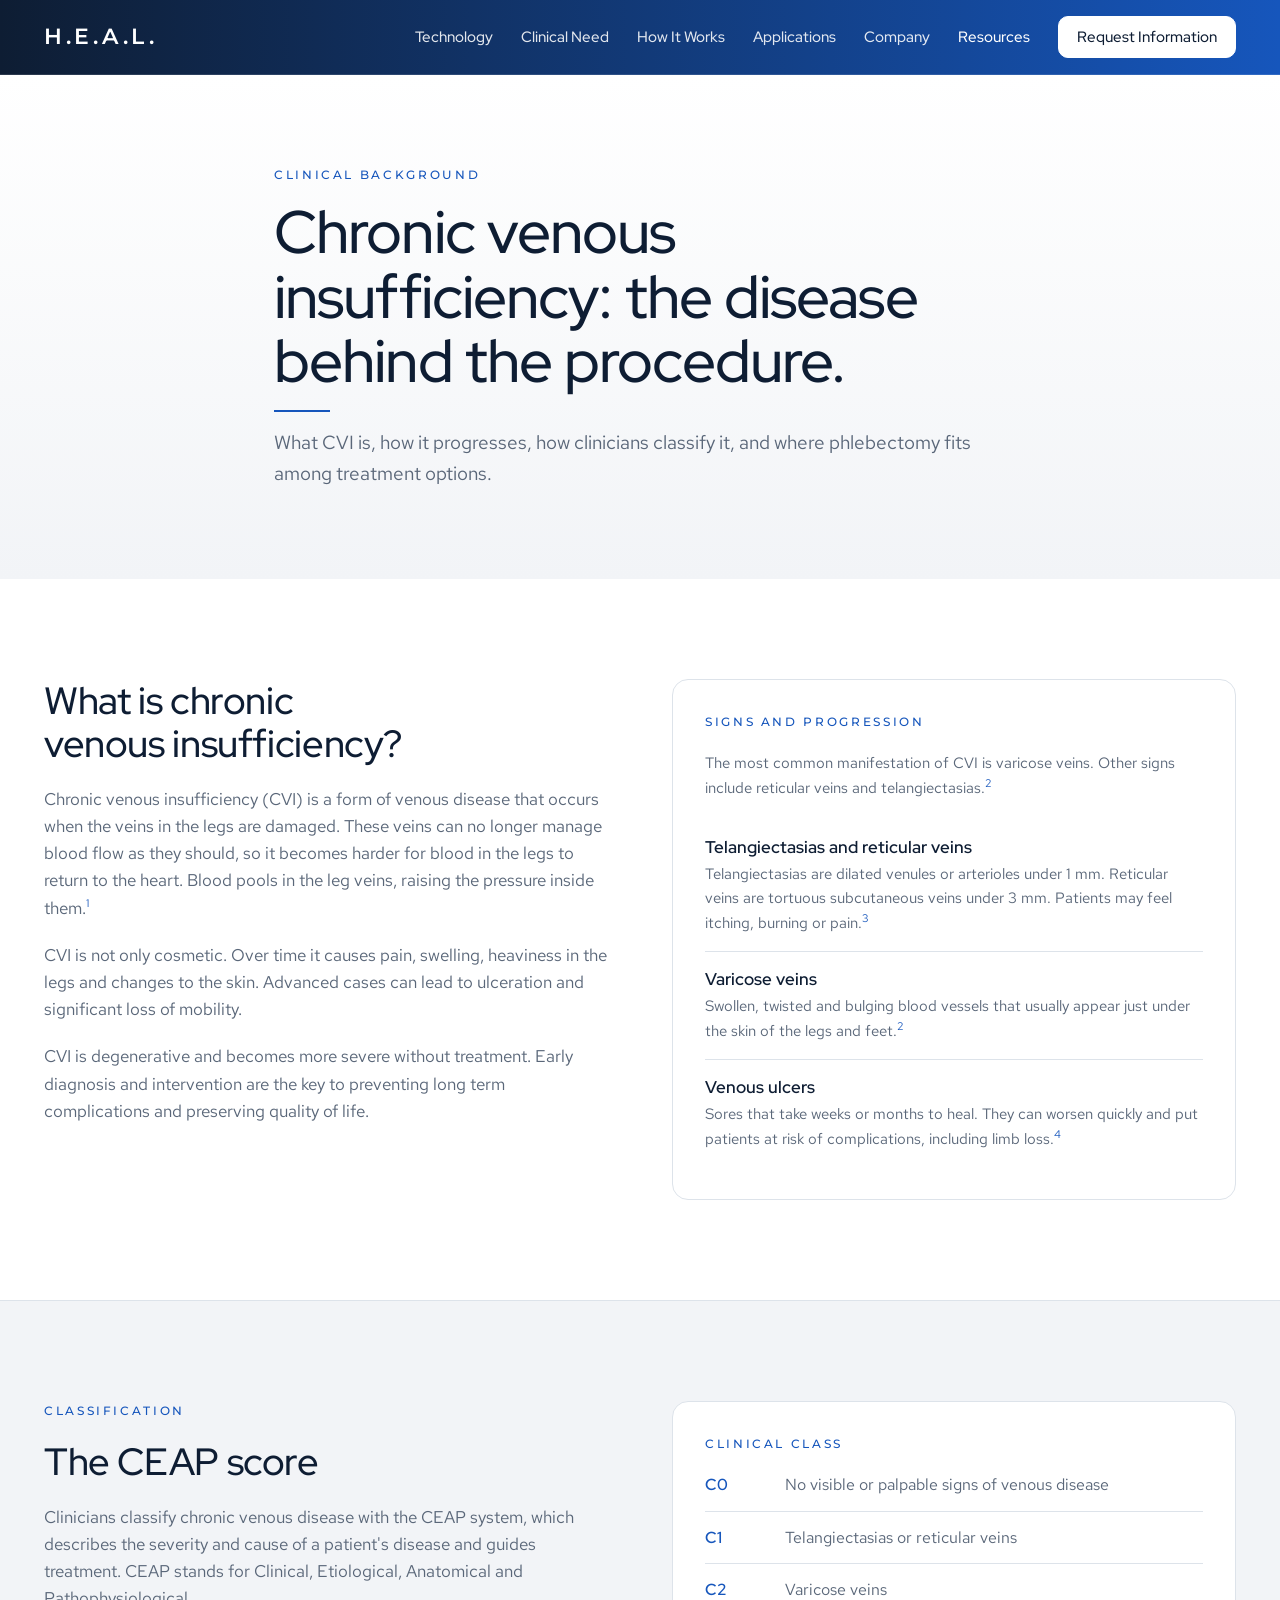
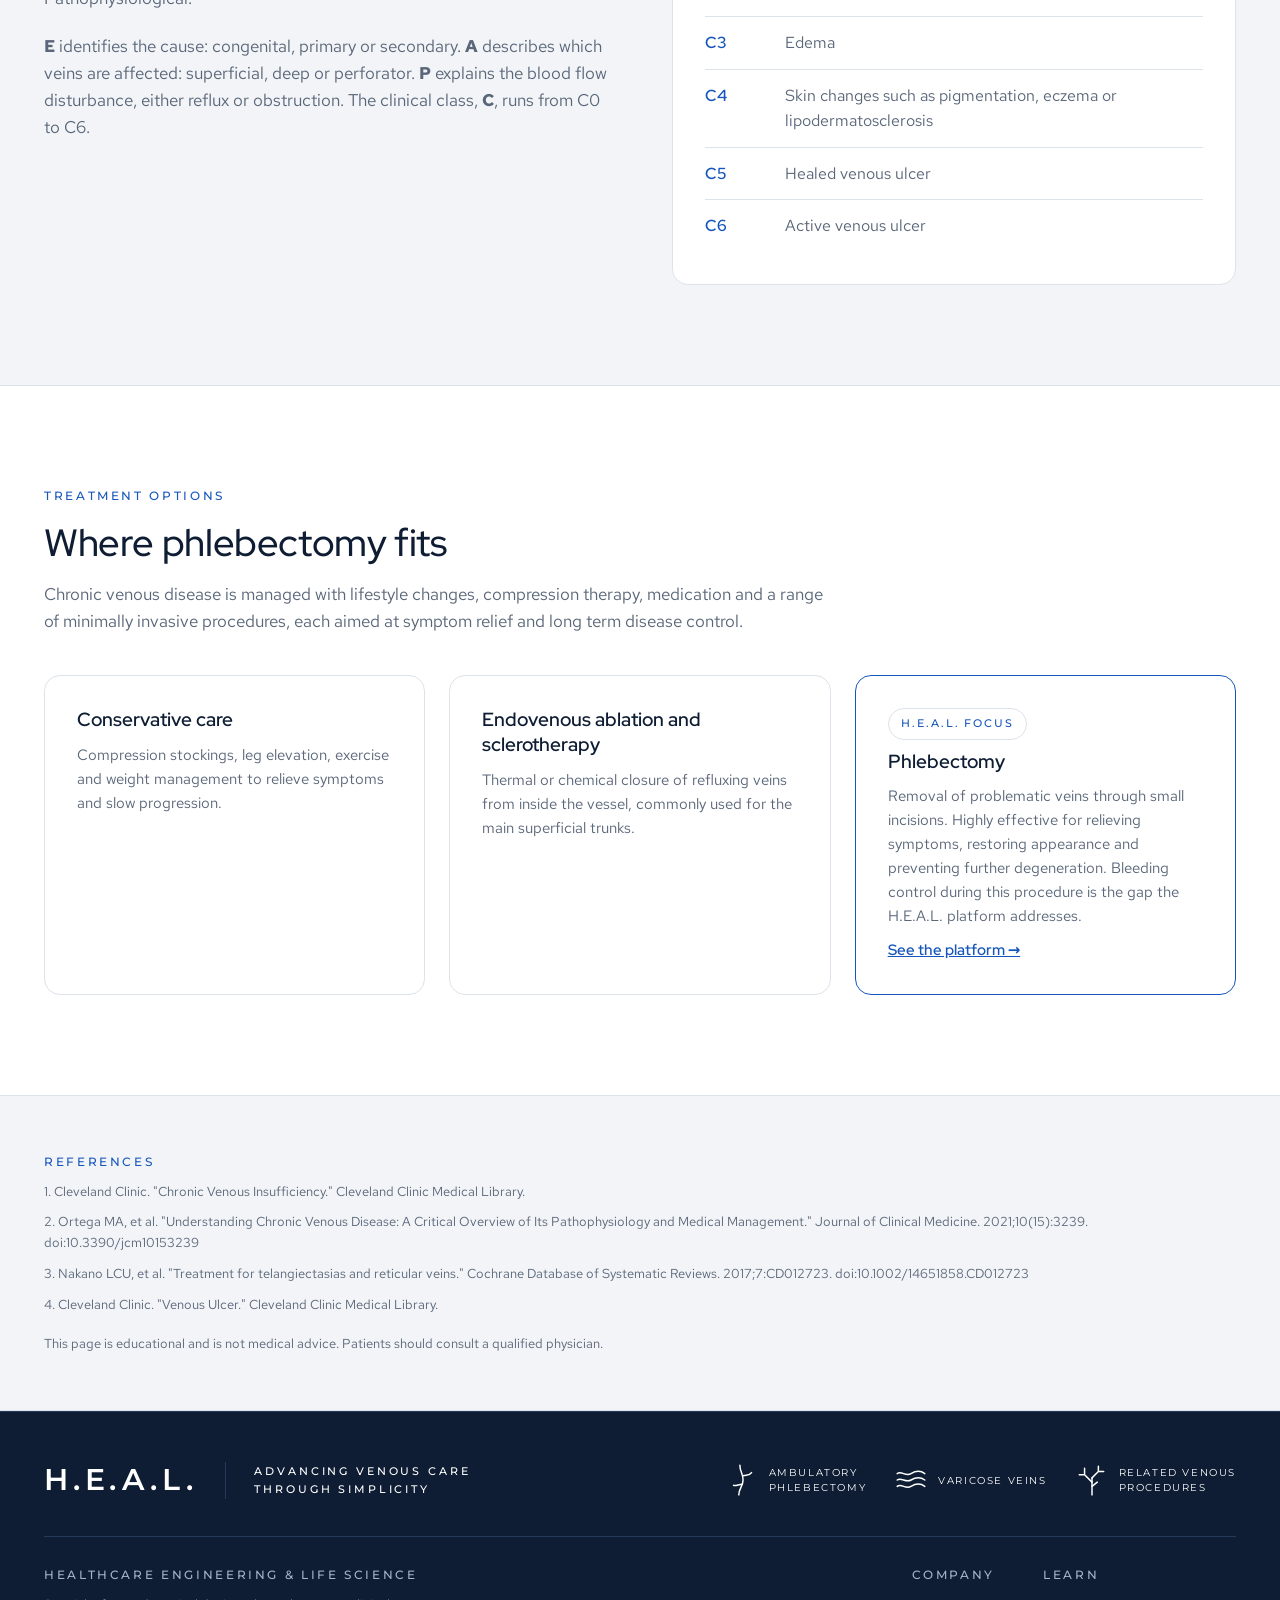
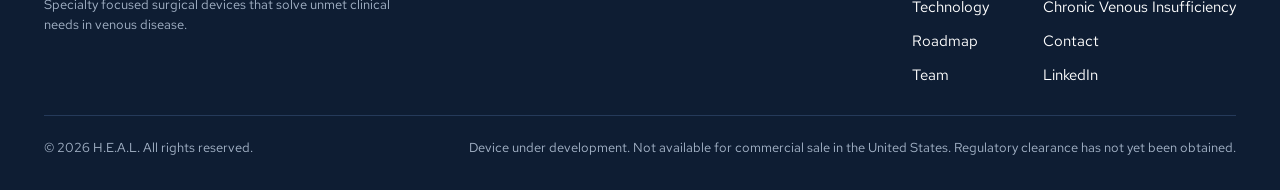
<file: resources.html>
<!doctype html>
<html lang="en">
<head>
<meta charset="utf-8">
<script>document.documentElement.classList.add("no-intro","js")</script>
<meta name="viewport" content="width=device-width, initial-scale=1">
<title>Chronic Venous Insufficiency | H.E.A.L.</title>
<meta name="description" content="A primer on chronic venous insufficiency: signs, progression, CEAP classification and where phlebectomy fits among treatment options.">
<meta property="og:title" content="Chronic Venous Insufficiency | H.E.A.L.">
<meta property="og:description" content="A primer on chronic venous insufficiency: signs, progression, CEAP classification and where phlebectomy fits among treatment options.">
<link rel="canonical" href="https://sergiuscommodus.github.io/heal-site/resources.html">
<meta property="og:type" content="website">
<meta property="og:site_name" content="H.E.A.L.">
<meta property="og:url" content="https://sergiuscommodus.github.io/heal-site/resources.html">
<meta property="og:image" content="https://sergiuscommodus.github.io/heal-site/assets/device-render.jpg">
<meta property="og:image:width" content="1448">
<meta property="og:image:height" content="1086">
<meta property="og:image:alt" content="The H.E.A.L. handheld bipolar grasping device">
<meta name="twitter:card" content="summary_large_image">
<meta name="twitter:title" content="Chronic Venous Insufficiency | H.E.A.L.">
<meta name="twitter:description" content="A primer on chronic venous insufficiency: signs, progression, CEAP classification and where phlebectomy fits among treatment options.">
<meta name="twitter:image" content="https://sergiuscommodus.github.io/heal-site/assets/device-render.jpg">
<meta name="theme-color" content="#0E1D33">
<link rel="icon" href="favicon.svg" type="image/svg+xml">
<link rel="apple-touch-icon" href="apple-touch-icon.png">
<link rel="preconnect" href="https://fonts.googleapis.com">
<link rel="preconnect" href="https://fonts.gstatic.com" crossorigin>
<link rel="stylesheet" href="https://fonts.googleapis.com/css2?family=Montserrat:wght@500;600&amp;family=Red+Hat+Display:wght@500;600&amp;family=Red+Hat+Text:wght@400;500&amp;display=swap">
<link rel="stylesheet" href="assets/heal-v6.min.css">
</head>
<body>
<header class="site-header">
  <div class="wrap">
    <a class="brand" href="index.html" aria-label="H.E.A.L. home">
      <span class="wordmark">H.E.A.L.</span>
      <span class="sub">Handheld Bipolar Grasping Platform</span>
    </a>
    <button id="menu-btn" class="menu-btn" aria-label="Open menu" aria-expanded="false" aria-controls="nav-links"><svg width="22" height="22" viewBox="0 0 24 24" fill="none" stroke="currentColor" stroke-width="2" stroke-linecap="round" aria-hidden="true"><path d="M4 7h16M4 12h16M4 17h16"/></svg></button>
    <nav id="nav-links" class="nav-links" aria-label="Main">
      <a href="index.html#technology">Technology</a>
      <a href="index.html#clinical-need">Clinical Need</a>
      <a href="index.html#how-it-works">How It Works</a>
      <a href="index.html#applications">Applications</a>
      <a href="index.html#company">Company</a>
      <a href="resources.html" aria-current="page">Resources</a>
      <a href="contact.html" class="btn btn-blue">Request Information</a>
    </nav>
  </div>
</header>
<main>

<section class="hero" style="padding-block:clamp(56px,7vw,96px)">
  <div class="wrap head">
    <p class="eyebrow accent">Clinical background</p>
    <h1 class="h-display" style="font-size:clamp(36px,5vw,60px)">Chronic venous insufficiency: the disease behind the procedure.</h1>
    <hr class="rule">
    <p class="lede">What CVI is, how it progresses, how clinicians classify it, and where phlebectomy fits among treatment options.</p>
  </div>
</section>

<section>
  <div class="wrap grid-2" style="align-items:start">
    <div class="stack min0">
      <h2 class="h-section">What is chronic venous insufficiency?</h2>
      <p class="body">Chronic venous insufficiency (CVI) is a form of venous disease that occurs when the veins in the legs are damaged. These veins can no longer manage blood flow as they should, so it becomes harder for blood in the legs to return to the heart. Blood pools in the leg veins, raising the pressure inside them.<sup>1</sup></p>
      <p class="body">CVI is not only cosmetic. Over time it causes pain, swelling, heaviness in the legs and changes to the skin. Advanced cases can lead to ulceration and significant loss of mobility.</p>
      <p class="body">CVI is degenerative and becomes more severe without treatment. Early diagnosis and intervention are the key to preventing long term complications and preserving quality of life.</p>
    </div>
    <div class="card stack min0">
      <p class="eyebrow accent">Signs and progression</p>
      <p class="body small">The most common manifestation of CVI is varicose veins. Other signs include reticular veins and telangiectasias.<sup>2</sup></p>
      <div class="compare">
        <div class="compare-row" style="grid-template-columns:minmax(0,1fr)"><div class="stack-sm" style="gap:4px"><p class="h-card" style="font-size:17px">Telangiectasias and reticular veins</p><p class="body small">Telangiectasias are dilated venules or arterioles under 1 mm. Reticular veins are tortuous subcutaneous veins under 3 mm. Patients may feel itching, burning or pain.<sup>3</sup></p></div></div>
        <div class="compare-row" style="grid-template-columns:minmax(0,1fr)"><div class="stack-sm" style="gap:4px"><p class="h-card" style="font-size:17px">Varicose veins</p><p class="body small">Swollen, twisted and bulging blood vessels that usually appear just under the skin of the legs and feet.<sup>2</sup></p></div></div>
        <div class="compare-row" style="grid-template-columns:minmax(0,1fr)"><div class="stack-sm" style="gap:4px"><p class="h-card" style="font-size:17px">Venous ulcers</p><p class="body small">Sores that take weeks or months to heal. They can worsen quickly and put patients at risk of complications, including limb loss.<sup>4</sup></p></div></div>
      </div>
    </div>
  </div>
</section>

<section class="bg-ground border-y">
  <div class="wrap grid-2" style="align-items:start">
    <div class="stack min0">
      <p class="eyebrow accent">Classification</p>
      <h2 class="h-section">The CEAP score</h2>
      <p class="body">Clinicians classify chronic venous disease with the CEAP system, which describes the severity and cause of a patient's disease and guides treatment. CEAP stands for Clinical, Etiological, Anatomical and Pathophysiological.</p>
      <p class="body"><strong>E</strong> identifies the cause: congenital, primary or secondary. <strong>A</strong> describes which veins are affected: superficial, deep or perforator. <strong>P</strong> explains the blood flow disturbance, either reflux or obstruction. The clinical class, <strong>C</strong>, runs from C0 to C6.</p>
    </div>
    <div class="card min0">
      <p class="eyebrow accent" style="padding-bottom:6px">Clinical class</p>
      <div class="ceap"><b>C0</b><span>No visible or palpable signs of venous disease</span></div>
      <div class="ceap"><b>C1</b><span>Telangiectasias or reticular veins</span></div>
      <div class="ceap"><b>C2</b><span>Varicose veins</span></div>
      <div class="ceap"><b>C3</b><span>Edema</span></div>
      <div class="ceap"><b>C4</b><span>Skin changes such as pigmentation, eczema or lipodermatosclerosis</span></div>
      <div class="ceap"><b>C5</b><span>Healed venous ulcer</span></div>
      <div class="ceap"><b>C6</b><span>Active venous ulcer</span></div>
    </div>
  </div>
</section>

<section>
  <div class="wrap stack" style="gap:40px">
    <div class="head">
      <p class="eyebrow accent">Treatment options</p>
      <h2 class="h-section">Where phlebectomy fits</h2>
      <p class="body">Chronic venous disease is managed with lifestyle changes, compression therapy, medication and a range of minimally invasive procedures, each aimed at symptom relief and long term disease control.</p>
    </div>
    <div class="grid-3">
      <div class="card stack-sm"><p class="h-card">Conservative care</p><p class="body small">Compression stockings, leg elevation, exercise and weight management to relieve symptoms and slow progression.</p></div>
      <div class="card stack-sm"><p class="h-card">Endovenous ablation and sclerotherapy</p><p class="body small">Thermal or chemical closure of refluxing veins from inside the vessel, commonly used for the main superficial trunks.</p></div>
      <div class="card stack-sm" style="border-color:var(--blue)"><span class="pill">H.E.A.L. focus</span><p class="h-card">Phlebectomy</p><p class="body small">Removal of problematic veins through small incisions. Highly effective for relieving symptoms, restoring appearance and preventing further degeneration. Bleeding control during this procedure is the gap the H.E.A.L. platform addresses.</p><a href="index.html#technology" style="font-family:var(--display);font-weight:600;font-size:15px">See the platform →</a></div>
    </div>
  </div>
</section>

<section class="bg-ground border-y" style="padding-block:56px">
  <div class="wrap stack-sm">
    <p class="eyebrow accent">References</p>
    <p class="footnote">1. Cleveland Clinic. "Chronic Venous Insufficiency." Cleveland Clinic Medical Library.</p>
    <p class="footnote">2. Ortega MA, et al. "Understanding Chronic Venous Disease: A Critical Overview of Its Pathophysiology and Medical Management." Journal of Clinical Medicine. 2021;10(15):3239. doi:10.3390/jcm10153239</p>
    <p class="footnote">3. Nakano LCU, et al. "Treatment for telangiectasias and reticular veins." Cochrane Database of Systematic Reviews. 2017;7:CD012723. doi:10.1002/14651858.CD012723</p>
    <p class="footnote">4. Cleveland Clinic. "Venous Ulcer." Cleveland Clinic Medical Library.</p>
    <p class="footnote" style="padding-top:8px">This page is educational and is not medical advice. Patients should consult a qualified physician.</p>
  </div>
</section>

</main>

<footer class="site-footer">
  <div class="wrap">
    <div class="footer-band">
      <span class="wordmark">H.E.A.L.</span>
      <p class="tagline">Advancing venous care<br>through simplicity</p>
      <div class="indications">
        <div class="indication"><svg width="34" height="34" viewBox="0 0 32 32" fill="none" stroke="currentColor" stroke-width="1.4" stroke-linecap="round" aria-hidden="true"><path d="M14 2c0 6 3 8 3 14s-4 8-4 14"/><path d="M17 12c3-1 6 0 8-3"/><path d="M16 20c-3 0-6 2-8 1"/></svg><span>Ambulatory<br>phlebectomy</span></div>
        <div class="indication"><svg width="34" height="34" viewBox="0 0 32 32" fill="none" stroke="currentColor" stroke-width="1.4" stroke-linecap="round" aria-hidden="true"><path d="M3 10c4-3 8 3 13 0s9-3 13 0"/><path d="M3 16c4-3 8 3 13 0s9-3 13 0"/><path d="M3 22c4-3 8 3 13 0s9-3 13 0"/></svg><span>Varicose veins</span></div>
        <div class="indication"><svg width="34" height="34" viewBox="0 0 32 32" fill="none" stroke="currentColor" stroke-width="1.4" stroke-linecap="round" aria-hidden="true"><path d="M16 30V14"/><path d="M16 18l-7-7M9 11V5M9 11H4"/><path d="M16 14l6-6M22 8V3M22 8h5"/><path d="M16 22l5-4"/></svg><span>Related venous<br>procedures</span></div>
      </div>
    </div>
    <div class="footer-cols">
      <div class="col" style="max-width:380px">
        <p class="eyebrow">Healthcare Engineering &amp; Life Science</p>
        <p class="footnote">Specialty focused surgical devices that solve unmet clinical needs in venous disease.</p>
      </div>
      <div style="display:flex;gap:48px;flex-wrap:wrap">
        <div class="col">
          <p class="eyebrow">Company</p>
          <a href="index.html#technology">Technology</a>
          <a href="index.html#roadmap">Roadmap</a>
          <a href="index.html#company">Team</a>
        </div>
        <div class="col">
          <p class="eyebrow">Learn</p>
          <a href="resources.html">Chronic Venous Insufficiency</a>
          <a href="contact.html">Contact</a>
          <a href="https://www.linkedin.com/company/healthcare-engineering-and-life-science/" rel="noopener" target="_blank">LinkedIn</a>
        </div>
      </div>
    </div>
    <div class="footer-legal">
      <p>© 2026 H.E.A.L. All rights reserved.</p>
      <p>Device under development. Not available for commercial sale in the United States. Regulatory clearance has not yet been obtained.</p>
    </div>
  </div>
</footer>
<script>
(function(){var b=document.getElementById('menu-btn'),n=document.getElementById('nav-links');if(!b||!n)return;b.addEventListener('click',function(){var o=n.classList.toggle('open');b.setAttribute('aria-expanded',o?'true':'false');});n.addEventListener('click',function(e){if(e.target.tagName==='A'){n.classList.remove('open');b.setAttribute('aria-expanded','false');}});})();
</script>
<script src="assets/heal-v5.min.js" defer></script>
</body>
</html>
</file>
<file: assets/heal-v6.min.css>
:root{--navy:#0E1D33;--ink:#0E1D33;--muted:#5A6779;--blue:#1656BC;--blue-hover:#11469A;--blue-soft:#E7EEF9;--blue-line:#C5D4EE;--on-navy:var(--on-navy);--render:#F7F9FD;--ground:#F2F4F7;--paper:#FFFFFF;--line:#DDE3EA;--navy-line:#253A5A;--navy-muted:#A5B4C8;--wordmark:"Montserrat",system-ui,-apple-system,"Segoe UI",sans-serif;--display:"Red Hat Display",system-ui,-apple-system,"Segoe UI",sans-serif;--body:"Red Hat Text",system-ui,-apple-system,"Segoe UI",sans-serif;color-scheme:light}*,*::before,*::after{box-sizing:border-box}html{scroll-behavior:smooth;scroll-padding-top:84px}@media (prefers-reduced-motion:reduce){html{scroll-behavior:auto}*{transition:none !important}}body{margin:0;background:var(--paper);color:var(--ink);font-family:var(--body);font-size:17px;line-height:1.6;-webkit-font-smoothing:antialiased}img{max-width:100%;display:block}a{color:var(--blue)}a:hover{color:var(--blue-hover)}:focus-visible{outline:2px solid var(--blue);outline-offset:3px}[hidden]{display:none !important}p,h1,h2,h3,ul{margin:0}.wrap{max-width:1240px;margin:0 auto;padding-inline:24px;width:100%}.wordmark{font-family:var(--wordmark);font-weight:600;letter-spacing:.16em;color:var(--navy)}.eyebrow{font-family:var(--wordmark);font-weight:500;font-size:12px;letter-spacing:.22em;text-transform:uppercase;color:var(--muted)}.eyebrow.accent{color:var(--blue)}.h-display{font-family:var(--display);font-weight:500;letter-spacing:-.015em;line-height:1.08;color:var(--navy);text-wrap:balance}.h-section{font-family:var(--display);font-weight:500;letter-spacing:-.01em;line-height:1.15;font-size:clamp(28px,3.2vw,38px);color:var(--navy);text-wrap:balance}.h-card{font-family:var(--display);font-weight:600;font-size:19px;line-height:1.3;color:var(--navy)}.lede{font-size:clamp(17px,1.5vw,19px);line-height:1.6;color:var(--muted);max-width:62ch}.body{color:var(--muted)}.small{font-size:15px}.mono-cap{font-family:var(--wordmark);font-weight:500;font-size:12px;letter-spacing:.24em;text-transform:uppercase;color:var(--muted)}.rule{width:56px;height:2px;background:var(--blue);border:0;margin:0}.footnote{font-size:13px;color:var(--muted);line-height:1.6}.link-arrow{font-family:var(--display);font-weight:600;font-size:15px;text-decoration:none;color:var(--blue)}.link-arrow:hover{color:var(--navy)}.btn{display:inline-flex;align-items:center;justify-content:center;gap:10px;min-height:48px;padding:0 24px;border-radius:10px;font-family:var(--display);font-weight:600;font-size:15px;text-decoration:none;border:1.5px solid var(--navy);color:var(--navy);background:transparent;cursor:pointer;transition:background .15s,color .15s,border-color .15s}.btn:hover{border-color:var(--blue);color:var(--blue)}.btn-solid,.btn-blue{background:var(--blue);border-color:var(--blue);color:#fff}.btn-solid:hover,.btn-blue:hover{background:var(--blue-hover);border-color:var(--blue-hover);color:#fff}.btn-ghost-light{border-color:rgba(255,255,255,.55);color:#fff}.btn-ghost-light:hover{border-color:#fff;color:#fff;background:rgba(255,255,255,.08)}.btn svg{flex:none}.site-header{position:sticky;top:0;z-index:20;background:linear-gradient(90deg,var(--navy) 0%,var(--blue) 100%);border-bottom:1px solid rgba(255,255,255,.12);transition:box-shadow .3s}.site-header.scrolled{box-shadow:0 10px 30px -12px rgba(14,29,51,.55)}.site-header .wrap{display:flex;align-items:center;justify-content:space-between;gap:24px;min-height:74px;flex-wrap:wrap}.brand{display:flex;flex-direction:column;gap:2px;text-decoration:none}.brand .wordmark{font-size:22px;color:#fff}.brand .sub{display:none;font-family:var(--wordmark);font-size:9px;letter-spacing:.26em;text-transform:uppercase;color:var(--muted)}.nav-links{display:flex;align-items:center;gap:28px}.nav-links a{font-family:var(--display);font-weight:500;font-size:15px;color:rgba(255,255,255,.88);text-decoration:none;position:relative}.nav-links a:not(.btn)::after{content:"";position:absolute;left:0;right:0;bottom:-6px;height:2px;background:#fff;transform:scaleX(0);transform-origin:left;transition:transform .25s}.nav-links a:not(.btn):hover::after{transform:scaleX(1)}.nav-links a:hover,.nav-links a[aria-current="page"]{color:#fff}.nav-links a.btn{color:var(--navy);min-height:42px;padding:0 18px;background:#fff;border-color:#fff}.nav-links a.btn:hover{background:var(--blue-soft);border-color:var(--blue-soft);color:var(--navy)}.menu-btn{display:none;min-height:44px;min-width:44px;align-items:center;justify-content:center;background:transparent;border:1.5px solid rgba(255,255,255,.4);border-radius:10px;cursor:pointer;color:#fff}@media (max-width:1000px){.menu-btn{display:inline-flex}.nav-links{display:none;width:100%;flex-direction:column;align-items:flex-start;gap:18px;padding-block:6px 22px}.nav-links.open{display:flex}}section{padding-block:clamp(64px,8vw,100px)}.bg-ground{background:var(--ground)}.bg-navy{background:var(--navy);color:#fff}.bg-navy .h-section,.bg-navy .h-card,.bg-navy .h-display{color:#fff}.bg-navy .body,.bg-navy .lede,.bg-navy .footnote{color:var(--navy-muted)}.bg-navy .eyebrow{color:var(--navy-muted)}.bg-navy .eyebrow.accent{color:var(--on-navy)}.bg-navy .btn-blue{background:#fff;border-color:#fff;color:var(--navy)}.bg-navy .btn-blue:hover{background:var(--on-navy);border-color:var(--on-navy);color:var(--navy)}.border-y{border-block:1px solid var(--line)}.stack{display:flex;flex-direction:column;gap:20px}.stack-sm{display:flex;flex-direction:column;gap:10px}.head{display:flex;flex-direction:column;gap:16px;max-width:780px}.grid-2{display:grid;grid-template-columns:repeat(2,minmax(0,1fr));gap:clamp(32px,5vw,64px);align-items:center}.grid-3{display:grid;grid-template-columns:repeat(3,minmax(0,1fr));gap:24px}.grid-4{display:grid;grid-template-columns:repeat(4,minmax(0,1fr));gap:24px}.min0{min-width:0}@media (max-width:980px){.grid-3,.grid-4{grid-template-columns:repeat(2,minmax(0,1fr))}.grid-2{grid-template-columns:minmax(0,1fr)}}@media (max-width:620px){.grid-3,.grid-4{grid-template-columns:minmax(0,1fr)}}.card{background:var(--paper);border:1px solid var(--line);border-radius:16px;padding:32px}.hero-dark{background:var(--render);color:var(--ink);padding-block:clamp(40px,5vw,72px);overflow:hidden}.hero-dark-grid{display:grid;grid-template-columns:minmax(0,5fr) minmax(0,7fr);gap:clamp(24px,3vw,40px);align-items:center}.hero-dark h1{font-family:var(--display);font-weight:500;font-size:clamp(36px,4.2vw,54px);line-height:1.08;letter-spacing:-.015em;color:var(--navy);text-wrap:balance}.hero-dark .lede{color:var(--muted)}.hero-cta{display:flex;gap:14px;flex-wrap:wrap}.reg-note{font-size:13px;line-height:1.55;color:var(--muted);max-width:52ch}.hero-lockup{display:flex;align-items:center;gap:18px;flex-wrap:wrap}.hero-lockup .wordmark{font-size:clamp(34px,3.6vw,46px);font-weight:600;letter-spacing:.16em;line-height:1}.hero-lockup .sl{font-family:var(--wordmark);font-weight:500;font-size:11px;letter-spacing:.26em;text-transform:uppercase;color:var(--muted);line-height:1.6;padding-left:18px;border-left:2px solid var(--blue)}.stage{max-width:100%;margin-inline-end:calc((100vw - min(1240px,100vw)) / -2 - 24px)}.stage img{width:100%;height:auto;aspect-ratio:1448/1086;object-fit:contain;-webkit-mask-image:linear-gradient(to right,transparent 0,#000 2%,#000 94%,transparent 100%),linear-gradient(to bottom,transparent 0,#000 12%,#000 88%,transparent 100%);-webkit-mask-composite:source-in;mask-image:linear-gradient(to right,transparent 0,#000 2%,#000 94%,transparent 100%),linear-gradient(to bottom,transparent 0,#000 12%,#000 88%,transparent 100%);mask-composite:intersect}.hero-icons{display:grid;grid-template-columns:repeat(4,minmax(0,1fr));gap:16px;margin-top:8px}.hero-icon{display:flex;flex-direction:column;gap:10px}.hero-icon .ico{width:46px;height:46px;border-radius:50%;border:1.5px solid var(--navy);display:flex;align-items:center;justify-content:center;color:var(--navy)}.hero-icon p{font-family:var(--wordmark);font-weight:500;font-size:10.5px;letter-spacing:.16em;text-transform:uppercase;color:var(--navy);line-height:1.5}@media (max-width:980px){.hero-dark-grid{grid-template-columns:minmax(0,1fr)}.stage{margin-inline:-24px}}@media (max-width:480px){.hero-icons{grid-template-columns:repeat(2,minmax(0,1fr))}}.rise{animation:rise .8s cubic-bezier(.2,.7,.2,1) var(--d,0s) both}.rise.d1{--d:.08s}.rise.d2{--d:.16s}.rise.d3{--d:.24s}.rise.d4{--d:.32s}.rise.d5{--d:.4s}html:not(.no-intro) .rise{animation-delay:calc(3.3s + var(--d,0s))}@keyframes rise{from{opacity:0;transform:translateY(18px)}to{opacity:1;transform:none}}.intro{position:fixed;inset:0;z-index:100;background:radial-gradient(120% 120% at 50% 40%,var(--blue) 0%,var(--navy) 100%);overflow:hidden;display:flex;align-items:center;justify-content:center;padding-inline:24px;animation:introOut .8s cubic-bezier(.7,0,.3,1) 3s forwards;cursor:pointer}.no-intro .intro{display:none}.intro-mark{display:flex;flex-direction:column;align-items:center;gap:22px;text-align:center}.intro-letters{display:flex;font-family:var(--wordmark);font-weight:600;font-size:clamp(52px,11vw,128px);letter-spacing:.14em;line-height:1;color:#fff;margin-right:-.14em;position:relative}.intro-letters span{display:inline-block;opacity:0;transform:translateY(36px);animation:letterIn .65s cubic-bezier(.2,.7,.2,1) forwards}.intro-letters span:nth-child(1){animation-delay:.15s}.intro-letters span:nth-child(2){animation-delay:.3s}.intro-letters span:nth-child(3){animation-delay:.45s}.intro-letters span:nth-child(4){animation-delay:.6s}.intro-rule{height:2px;width:0;background:#fff;box-shadow:0 0 18px rgba(255,255,255,.8);animation:ruleGrow .6s ease 1.1s forwards}.intro-slogan{overflow:hidden;padding-block:2px}.intro-slogan span{display:inline-block;font-family:var(--wordmark);font-weight:500;font-size:clamp(11px,1.6vw,16px);letter-spacing:.3em;text-transform:uppercase;color:#fff;transform:translateX(-110%);animation:slideIn .9s cubic-bezier(.2,.7,.2,1) 1.35s forwards}.intro-tag{font-family:var(--body);font-size:clamp(13px,1.4vw,15px);color:rgba(255,255,255,.75);opacity:0;animation:fadeIn .6s ease 1.9s forwards}@keyframes letterIn{to{opacity:1;transform:none}}.intro-letters::after{content:"";position:absolute;inset:-10% -20%;background:linear-gradient(100deg,transparent 35%,rgba(255,255,255,.55) 50%,transparent 65%);transform:translateX(-120%);animation:shine 1.1s ease 1.05s forwards;mix-blend-mode:overlay;pointer-events:none}@keyframes shine{to{transform:translateX(120%)}}.intro-rings{position:absolute;left:50%;top:50%;width:0;height:0;pointer-events:none}.intro-rings i{position:absolute;left:0;top:0;width:140px;height:140px;margin:-70px 0 0 -70px;border-radius:50%;border:1px solid rgba(255,255,255,.35);opacity:0;animation:ring 2.4s ease-out forwards}.intro-rings i:nth-child(2){animation-delay:.5s}.intro-rings i:nth-child(3){animation-delay:1s}@keyframes ring{0%{opacity:.7;transform:scale(.4)}100%{opacity:0;transform:scale(9)}}.intro-skip{position:absolute;bottom:28px;left:50%;transform:translateX(-50%);font-family:var(--wordmark);font-size:10px;letter-spacing:.24em;text-transform:uppercase;color:rgba(255,255,255,.55);opacity:0;animation:fadeIn .5s ease .6s forwards}@keyframes ruleGrow{to{width:min(220px,50vw)}}@keyframes slideIn{to{transform:none}}@keyframes fadeIn{to{opacity:1}}@keyframes introOut{0%{clip-path:inset(0 0 0 0)}100%{clip-path:inset(0 0 100% 0);visibility:hidden}}@media (prefers-reduced-motion:reduce){.intro{display:none}.rise{animation:none}}.hero{background:linear-gradient(180deg,#FFFFFF 0%,var(--ground) 100%)}.flow{border-radius:16px;padding:24px;display:flex;flex-direction:column;gap:22px}.flow-old{background:var(--ground);border:1px solid var(--line)}.flow-new{background:var(--navy);color:#fff}.flow-new .eyebrow{color:var(--on-navy)}.steps-line{display:grid;gap:8px;position:relative}.steps-line::before{content:"";position:absolute;left:12%;right:12%;top:15px;height:1.5px;background:var(--line)}.flow-new .steps-line::before{background:var(--navy-line)}.steps-line .st{display:flex;flex-direction:column;align-items:center;gap:8px;text-align:center;position:relative}.steps-line .n{width:30px;height:30px;border-radius:50%;display:flex;align-items:center;justify-content:center;font-family:var(--display);font-weight:600;font-size:14px;background:var(--navy);color:#fff}.flow-new .steps-line .n{background:#fff;color:var(--navy)}.steps-line .st p{font-size:14px;line-height:1.35;color:var(--muted)}.flow-new .steps-line .st p{color:var(--on-navy)}.steps-line .st.extra .n{background:#B84A3A}.flow-tally{font-family:var(--display);font-weight:600;font-size:15px}.flow-old .flow-tally{color:var(--muted)}.flow-new .flow-tally{color:#fff}.anatomy{position:relative;margin:36px auto 0;max-width:1080px;border-radius:20px;overflow:hidden;background:var(--render);border:1px solid var(--line)}.anatomy img{width:100%;height:auto;aspect-ratio:1448/1086;object-fit:contain}.callout{position:absolute;display:flex;flex-direction:column;gap:3px;max-width:240px}.callout strong{font-family:var(--display);font-weight:600;font-size:16px;color:var(--navy)}.callout span{font-size:14px;line-height:1.45;color:var(--muted)}.dot{position:absolute;width:26px;height:26px;margin:-13px 0 0 -13px;border-radius:50%;background:var(--navy);color:#fff;display:flex;align-items:center;justify-content:center;font-family:var(--display);font-weight:600;font-size:13px;box-shadow:0 0 0 5px rgba(22,86,188,.25)}.callout .k{display:inline-flex;width:22px;height:22px;border-radius:50%;background:var(--navy);color:#fff;align-items:center;justify-content:center;font-size:12px;font-family:var(--display);font-weight:600;margin-bottom:4px}.anatomy-list{display:none}@media (max-width:980px){.callout{display:none}.anatomy-list{display:grid}}.tips{display:flex;flex-wrap:wrap;gap:12px;margin-top:8px}.tip{display:flex;flex-direction:column;gap:2px;padding:12px 16px;border:1px solid var(--line);border-radius:12px;background:var(--paper);min-width:132px}.tip b{font-family:var(--display);font-weight:600;font-size:15px;color:var(--navy)}.tip span{font-size:13px;color:var(--muted)}.how{display:grid;grid-template-columns:repeat(4,minmax(0,1fr));gap:24px}.how-step{display:flex;flex-direction:column;gap:12px}.how-step .ph{aspect-ratio:1;border-radius:50%;overflow:hidden;max-width:180px;width:100%;border:4px solid var(--paper);box-shadow:0 10px 30px -14px rgba(14,29,51,.45)}.how-step .ph img{width:100%;height:100%;object-fit:cover}.how-step .t{display:flex;align-items:center;gap:10px}.how-step .n{width:28px;height:28px;flex:none;border-radius:50%;background:var(--blue);color:#fff;display:flex;align-items:center;justify-content:center;font-family:var(--display);font-weight:600;font-size:14px}@media (max-width:980px){.how{grid-template-columns:repeat(2,minmax(0,1fr))}}.checks{list-style:none;padding:0;display:flex;flex-direction:column;gap:12px}.checks li{display:flex;gap:12px;align-items:flex-start;color:var(--ink)}.checks li::before{content:"";flex:none;width:22px;height:22px;margin-top:2px;border-radius:50%;background:var(--blue) url("data:image/svg+xml,%3Csvg xmlns='http://www.w3.org/2000/svg' viewBox='0 0 24 24' fill='none' stroke='white' stroke-width='3' stroke-linecap='round' stroke-linejoin='round'%3E%3Cpath d='M6 12l4 4 8-8'/%3E%3C/svg%3E") center/14px no-repeat}.bg-navy .checks li::before{background:#fff url("data:image/svg+xml,%3Csvg xmlns='http://www.w3.org/2000/svg' viewBox='0 0 24 24' fill='none' stroke='%230E1D33' stroke-width='3' stroke-linecap='round' stroke-linejoin='round'%3E%3Cpath d='M6 12l4 4 8-8'/%3E%3C/svg%3E") center/14px no-repeat}.panel{display:flex;flex-direction:column;background:var(--paper);border:1px solid var(--line);border-radius:16px;overflow:hidden}.panel .ph{aspect-ratio:5/4;background:var(--ground);overflow:hidden}.panel .ph img{width:100%;height:100%;object-fit:cover}.panel .pb{display:flex;flex-direction:column;gap:8px;padding:22px 22px 26px}.app-ico{width:48px;height:48px;border-radius:12px;background:var(--blue-soft);color:var(--blue);display:flex;align-items:center;justify-content:center}.equation{display:grid;grid-template-columns:minmax(0,1fr) auto minmax(0,1fr) auto minmax(0,1fr);gap:16px;align-items:center}.eq-item{display:flex;flex-direction:column;align-items:center;gap:12px;text-align:center;padding:24px 16px;border-radius:16px;background:var(--paper);border:1px solid var(--line);height:100%}.eq-item .ic{height:96px;display:flex;align-items:center;justify-content:center;color:var(--blue)}.eq-item .ic img{max-height:96px;width:auto;mix-blend-mode:multiply}.eq-op{font-family:var(--display);font-size:32px;font-weight:400;color:var(--muted)}.tag-line{font-size:13px;color:var(--muted)}@media (max-width:760px){.equation{grid-template-columns:minmax(0,1fr)}.eq-op{text-align:center}}.pill{align-self:flex-start;font-family:var(--wordmark);font-weight:500;font-size:11px;letter-spacing:.18em;text-transform:uppercase;padding:6px 12px;border-radius:999px;border:1px solid var(--line);color:var(--blue);background:var(--paper)}.stat{display:flex;flex-direction:column;gap:8px;padding-top:20px;border-top:2px solid var(--navy)}.stat .num{font-family:var(--display);font-weight:600;font-size:clamp(36px,4vw,52px);letter-spacing:-.02em;line-height:1;color:var(--blue);font-variant-numeric:tabular-nums}.roadmap{display:grid;grid-template-columns:repeat(7,minmax(0,1fr));gap:8px;position:relative;margin-top:12px}.roadmap::before{content:"";position:absolute;left:7%;right:7%;top:15px;height:2px;background:var(--line)}.rm{display:flex;flex-direction:column;align-items:center;text-align:center;gap:8px;position:relative}.rm .mk{width:32px;height:32px;border-radius:50%;background:var(--paper);border:2px solid var(--line);display:flex;align-items:center;justify-content:center;color:#fff}.rm.done .mk{background:var(--navy);border-color:var(--navy)}.rm.now .mk{border-color:var(--blue);box-shadow:0 0 0 5px rgba(22,86,188,.18)}.rm.now .mk::after{content:"";width:10px;height:10px;border-radius:50%;background:var(--blue)}.rm p{font-family:var(--display);font-weight:600;font-size:14px;line-height:1.3;color:var(--navy)}.rm span{font-size:13px;color:var(--muted)}.rm.now p{color:var(--blue)}@media (max-width:900px){.roadmap{grid-template-columns:minmax(0,1fr);gap:18px}.roadmap::before{left:15px;right:auto;top:8px;bottom:8px;width:2px;height:auto}.rm{flex-direction:row;text-align:left;align-items:center;gap:16px}.rm div{display:flex;flex-direction:column}}.member{display:flex;flex-direction:column;gap:14px}.photo{width:148px;height:148px;border-radius:50%;overflow:hidden;background:var(--ground);border:1px solid var(--line);display:flex;flex-direction:column;align-items:center;justify-content:center;gap:4px;flex:none}.photo img{width:100%;height:100%;object-fit:cover}.photo b{font-family:var(--display);font-weight:600;font-size:32px;letter-spacing:.06em;color:var(--navy)}.photo small{font-size:11px;color:var(--muted)}.role{font-family:var(--wordmark);font-weight:500;font-size:11px;letter-spacing:.18em;text-transform:uppercase;color:var(--blue)}.company-band{display:grid;grid-template-columns:minmax(0,7fr) minmax(0,5fr);gap:clamp(32px,5vw,64px)}.company-band .split{padding-left:clamp(0px,4vw,48px);border-left:1px solid var(--navy-line)}@media (max-width:900px){.company-band{grid-template-columns:minmax(0,1fr)}.company-band .split{padding-left:0;border-left:0;padding-top:32px;border-top:1px solid var(--navy-line)}}.site-footer{background:var(--navy);border-top:1px solid var(--navy-line);color:#fff;padding-block:44px 32px}.footer-band{display:flex;align-items:center;gap:28px;flex-wrap:wrap;padding-bottom:32px;border-bottom:1px solid var(--navy-line)}.footer-band .wordmark{color:#fff;font-size:30px}.footer-band .tagline{font-family:var(--wordmark);font-weight:500;font-size:11px;letter-spacing:.26em;text-transform:uppercase;color:var(--on-navy);line-height:1.7;padding-left:28px;border-left:1px solid var(--navy-line)}.indications{display:flex;gap:28px;flex-wrap:wrap;margin-left:auto}.indication{display:flex;align-items:center;gap:10px;font-family:var(--wordmark);font-size:10px;letter-spacing:.16em;text-transform:uppercase;color:var(--on-navy);line-height:1.5}.indication svg{flex:none;color:#fff}.footer-cols{display:flex;justify-content:space-between;gap:32px;flex-wrap:wrap;padding-block:28px}.footer-cols .col{display:flex;flex-direction:column;gap:10px}.footer-cols a{color:var(--on-navy);text-decoration:none;font-size:15px}.footer-cols a:hover{color:#fff;text-decoration:underline}.footer-cols .eyebrow{color:var(--navy-muted)}.footer-cols .footnote{color:var(--navy-muted)}.footer-legal{display:flex;justify-content:space-between;gap:16px;flex-wrap:wrap;padding-top:22px;border-top:1px solid var(--navy-line)}.footer-legal p{font-size:13px;color:var(--navy-muted)}@media (max-width:760px){.footer-band .tagline{border-left:0;padding-left:0}.indications{margin-left:0}}.compare{display:flex;flex-direction:column}.compare-row{display:grid;grid-template-columns:repeat(2,minmax(0,1fr));gap:20px;padding-block:16px;border-bottom:1px solid var(--line)}.compare-row:last-child{border-bottom:0}label{font-family:var(--display);font-weight:600;font-size:14px;color:var(--navy)}input,select,textarea{font-family:var(--body);font-size:16px;color:var(--ink);background:var(--paper);border:1px solid var(--line);border-radius:10px;padding:12px 14px;min-height:48px;width:100%}textarea{min-height:140px;resize:vertical}input:focus,select:focus,textarea:focus{outline:2px solid var(--blue);outline-offset:1px;border-color:var(--blue)}.field{display:flex;flex-direction:column;gap:8px;min-width:0}.row-2{display:grid;grid-template-columns:repeat(2,minmax(0,1fr));gap:18px}@media (max-width:620px){.row-2{grid-template-columns:minmax(0,1fr)}}.ceap{display:grid;grid-template-columns:64px minmax(0,1fr);gap:16px;align-items:baseline;padding-block:13px;border-bottom:1px solid var(--line)}.ceap:last-child{border-bottom:0}.ceap b{font-family:var(--display);font-weight:600;font-size:16px;color:var(--blue)}.ceap span{font-size:16px;color:var(--muted)}sup{font-size:11px;color:var(--blue)}.contact-line{display:flex;flex-direction:column;gap:4px;padding-block:16px;border-bottom:1px solid var(--line)}.contact-line:last-child{border-bottom:0}.contact-line p.v{font-weight:500;color:var(--navy)}.js .reveal{opacity:0;transform:translateY(28px);transition:opacity .7s cubic-bezier(.2,.7,.2,1),transform .7s cubic-bezier(.2,.7,.2,1);transition-delay:calc(var(--i,0) * 90ms)}.js .reveal.from-left{transform:translateX(-36px)}.js .reveal.from-right{transform:translateX(36px)}.js .reveal.zoom{transform:scale(.94)}.js .reveal.in{opacity:1;transform:none}.stage img{animation:float 6s ease-in-out 3.6s infinite}.no-intro .stage img{animation-delay:.8s}@keyframes float{0%,100%{transform:translateY(0)}50%{transform:translateY(-10px)}}.btn{transition:background .15s,color .15s,border-color .15s,transform .2s,box-shadow .2s}.btn:hover{transform:translateY(-2px);box-shadow:0 10px 22px -12px rgba(22,86,188,.6)}.btn svg{transition:transform .2s}.btn:hover svg{transform:translateX(3px)}.card,.panel,.eq-item,.tip,.flow{transition:transform .25s,box-shadow .25s,border-color .25s}.card:hover,.eq-item:hover,.tip:hover{transform:translateY(-4px);box-shadow:0 18px 40px -22px rgba(14,29,51,.45);border-color:var(--blue-line)}.hero-icon .ico{transition:background .2s,color .2s,transform .2s}.hero-icon:hover .ico{background:var(--navy);color:#fff;transform:translateY(-2px)}.how-step .ph img{transition:transform .5s}.how-step:hover .ph img{transform:scale(1.08)}.photo img{transition:transform .5s}.member:hover .photo img{transform:scale(1.05)}.dot::before{content:"";position:absolute;inset:-2px;border-radius:50%;border:2px solid var(--blue);animation:pulse 2.2s ease-out infinite}@keyframes pulse{0%{transform:scale(1);opacity:.8}100%{transform:scale(2.2);opacity:0}}.js .steps-line .st{opacity:0;transform:scale(.6);transition:opacity .4s,transform .4s cubic-bezier(.3,1.6,.5,1)}.js .steps-line .st:nth-child(2){transition-delay:.15s}.js .steps-line .st:nth-child(3){transition-delay:.3s}.js .steps-line .st:nth-child(4){transition-delay:.45s}.js .flow.in .steps-line .st{opacity:1;transform:none}.js .steps-line::before{transform:scaleX(0);transform-origin:left;transition:transform .9s ease .2s}.js .flow.in .steps-line::before{transform:none}.js .roadmap::before{transform:scaleX(0);transform-origin:left;transition:transform 1.4s cubic-bezier(.6,0,.2,1)}.js .roadmap.in::before{transform:none}.js .rm .mk{transform:scale(0);transition:transform .45s cubic-bezier(.3,1.6,.5,1);transition-delay:calc(var(--i,0) * 180ms + .2s)}.js .roadmap.in .rm .mk{transform:none}@media (max-width:900px){.js .roadmap::before{transform:scaleY(0);transform-origin:top}.js .roadmap.in::before{transform:none}}@media (prefers-reduced-motion:reduce){.js .reveal,.js .steps-line .st,.js .rm .mk{opacity:1 !important;transform:none !important;transition:none !important}.js .roadmap::before,.js .steps-line::before{transform:none !important}.stage img,.dot::before{animation:none}}picture{display:contents}.need-grid{grid-template-columns:minmax(0,4fr) minmax(0,7fr);align-items:center}@media (max-width:980px){.need-grid{grid-template-columns:minmax(0,1fr)}}.link-arrow{display:inline-block;padding-block:10px}@media (max-width:980px){.hero-dark-grid{gap:20px}.hero-copy{display:contents}.hero-copy>.hero-lockup{order:1}.hero-copy>h1{order:2}.hero-dark-grid>.stage{order:3;margin-block:-8px}.hero-copy>.lede{order:4}.hero-copy>.hero-cta{order:5}.hero-copy>.hero-icons{order:6;margin-top:12px}.hero-copy>.reg-note{order:7}}@media (max-width:620px){section{padding-block:56px}.hero-dark{padding-block:28px 40px}.hero-lockup .wordmark{display:none}.hero-lockup .sl{border-left-width:2px;padding-left:12px}.hero-dark h1{font-size:34px}.hero-cta .btn{flex:1 1 100%}.hero-icon p,.indication{font-size:11px}.hero-icons{gap:20px 12px}.intro-slogan span{letter-spacing:.2em;font-size:11px;white-space:normal;max-width:80vw;line-height:1.8}.intro-letters{letter-spacing:.1em;margin-right:-.1em}.nav-links a:not(.btn){padding-block:6px}.dot{width:20px;height:20px;margin:-10px 0 0 -10px;font-size:11px}.anatomy .dot:nth-of-type(1){left:6.5% !important}.anatomy-list{gap:14px !important}.steps-line .st p{font-size:12.5px}.flow{padding:20px}.how{gap:28px 16px}.how-step .ph{max-width:140px}.eq-item{flex-direction:row;text-align:left;align-items:center;gap:16px;padding:16px}.eq-item .ic{height:64px;width:84px;flex:none}.eq-item .ic img{max-height:64px !important}.eq-item .ic svg{width:44px;height:44px}.eq-item>p.h-card{font-size:17px}.eq-item{display:grid;grid-template-columns:84px minmax(0,1fr);grid-template-rows:auto auto;column-gap:16px;row-gap:2px}.eq-item .ic{grid-row:1 / span 2}.eq-op{font-size:24px;line-height:1;margin-block:-4px}.equation{gap:10px}.grid-4>.card.stack-sm{display:grid;grid-template-columns:48px minmax(0,1fr);column-gap:14px;row-gap:4px;padding:20px !important}.grid-4>.card.stack-sm .app-ico{grid-row:1 / span 2}.member{display:grid;grid-template-columns:88px minmax(0,1fr);column-gap:16px;row-gap:10px;align-items:center}.member .photo{width:88px;height:88px}.member .photo b{font-size:22px}.member>p.body{grid-column:1 / -1}.stat .num{font-size:38px}.grid-4{gap:20px}}@media (max-width:620px){.anatomy{overflow:visible}.anatomy img{border-radius:20px}#send-btn{width:100%}}
</file>
